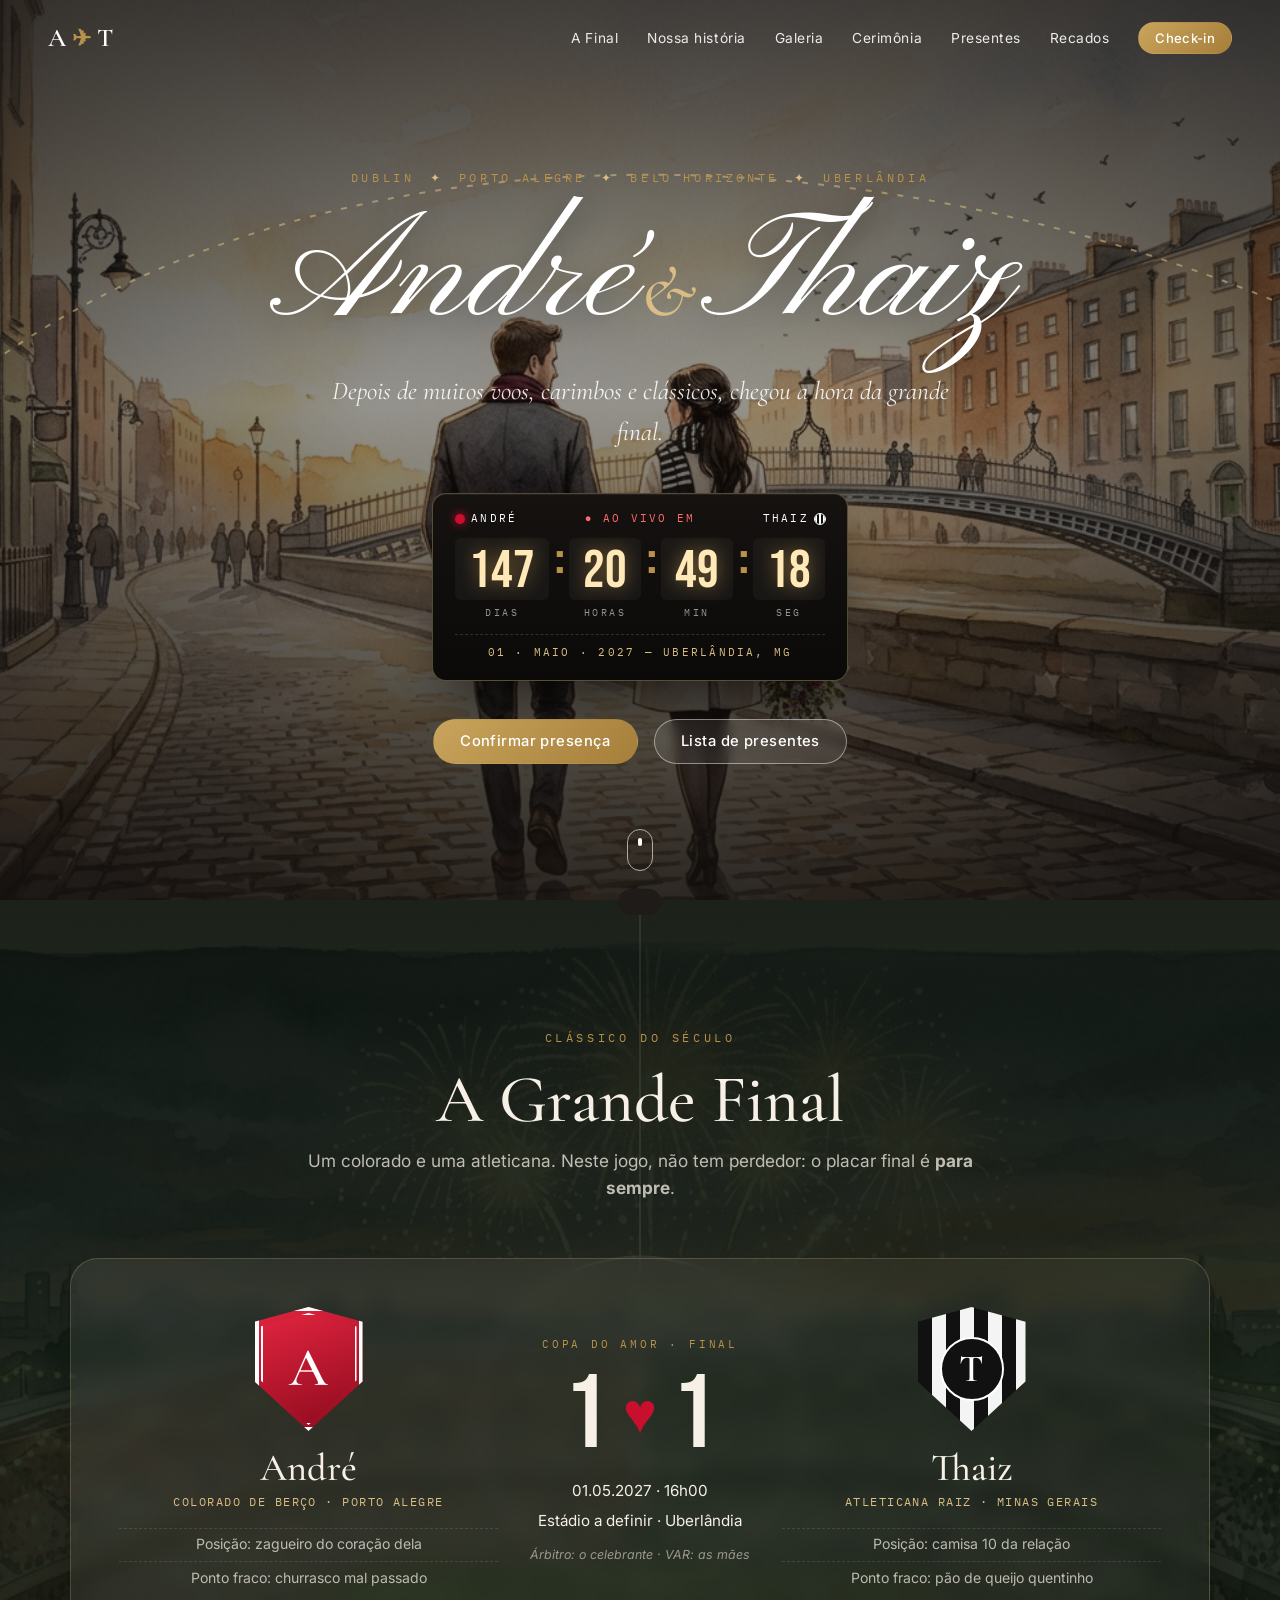
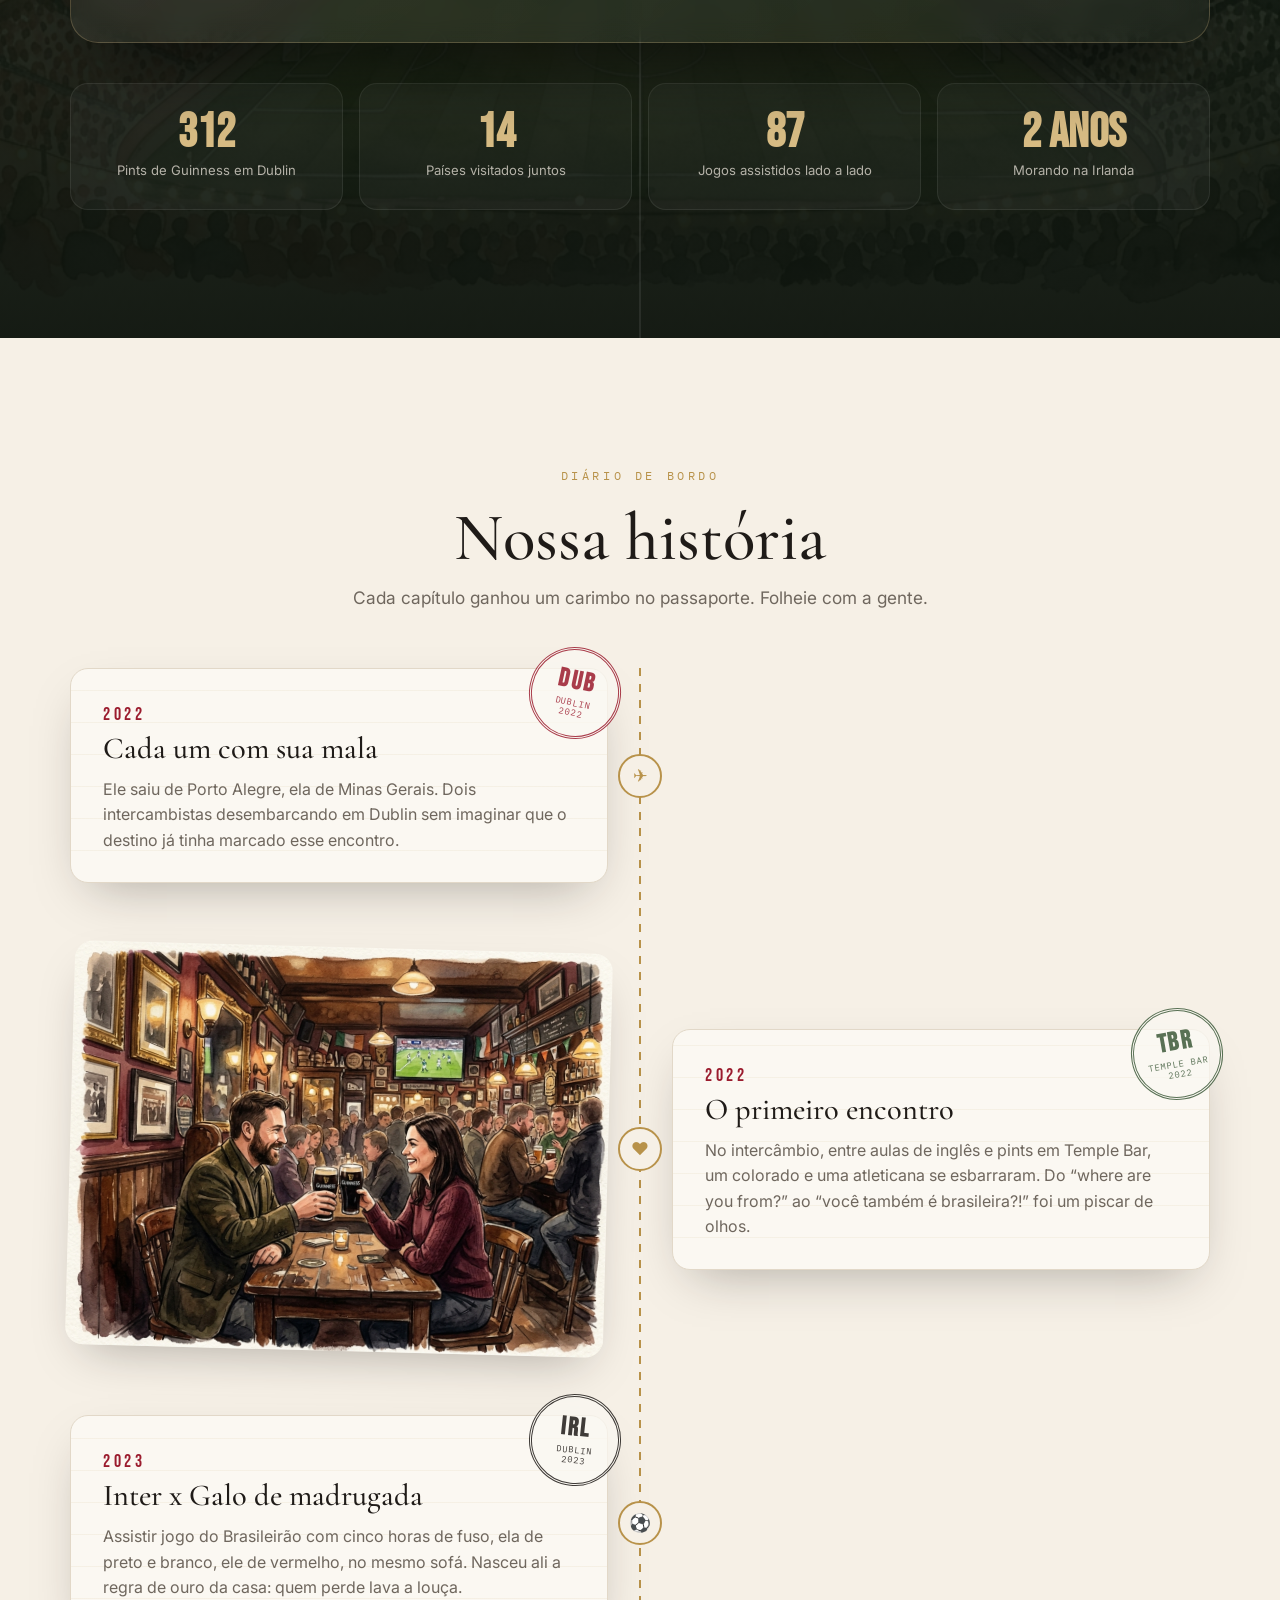
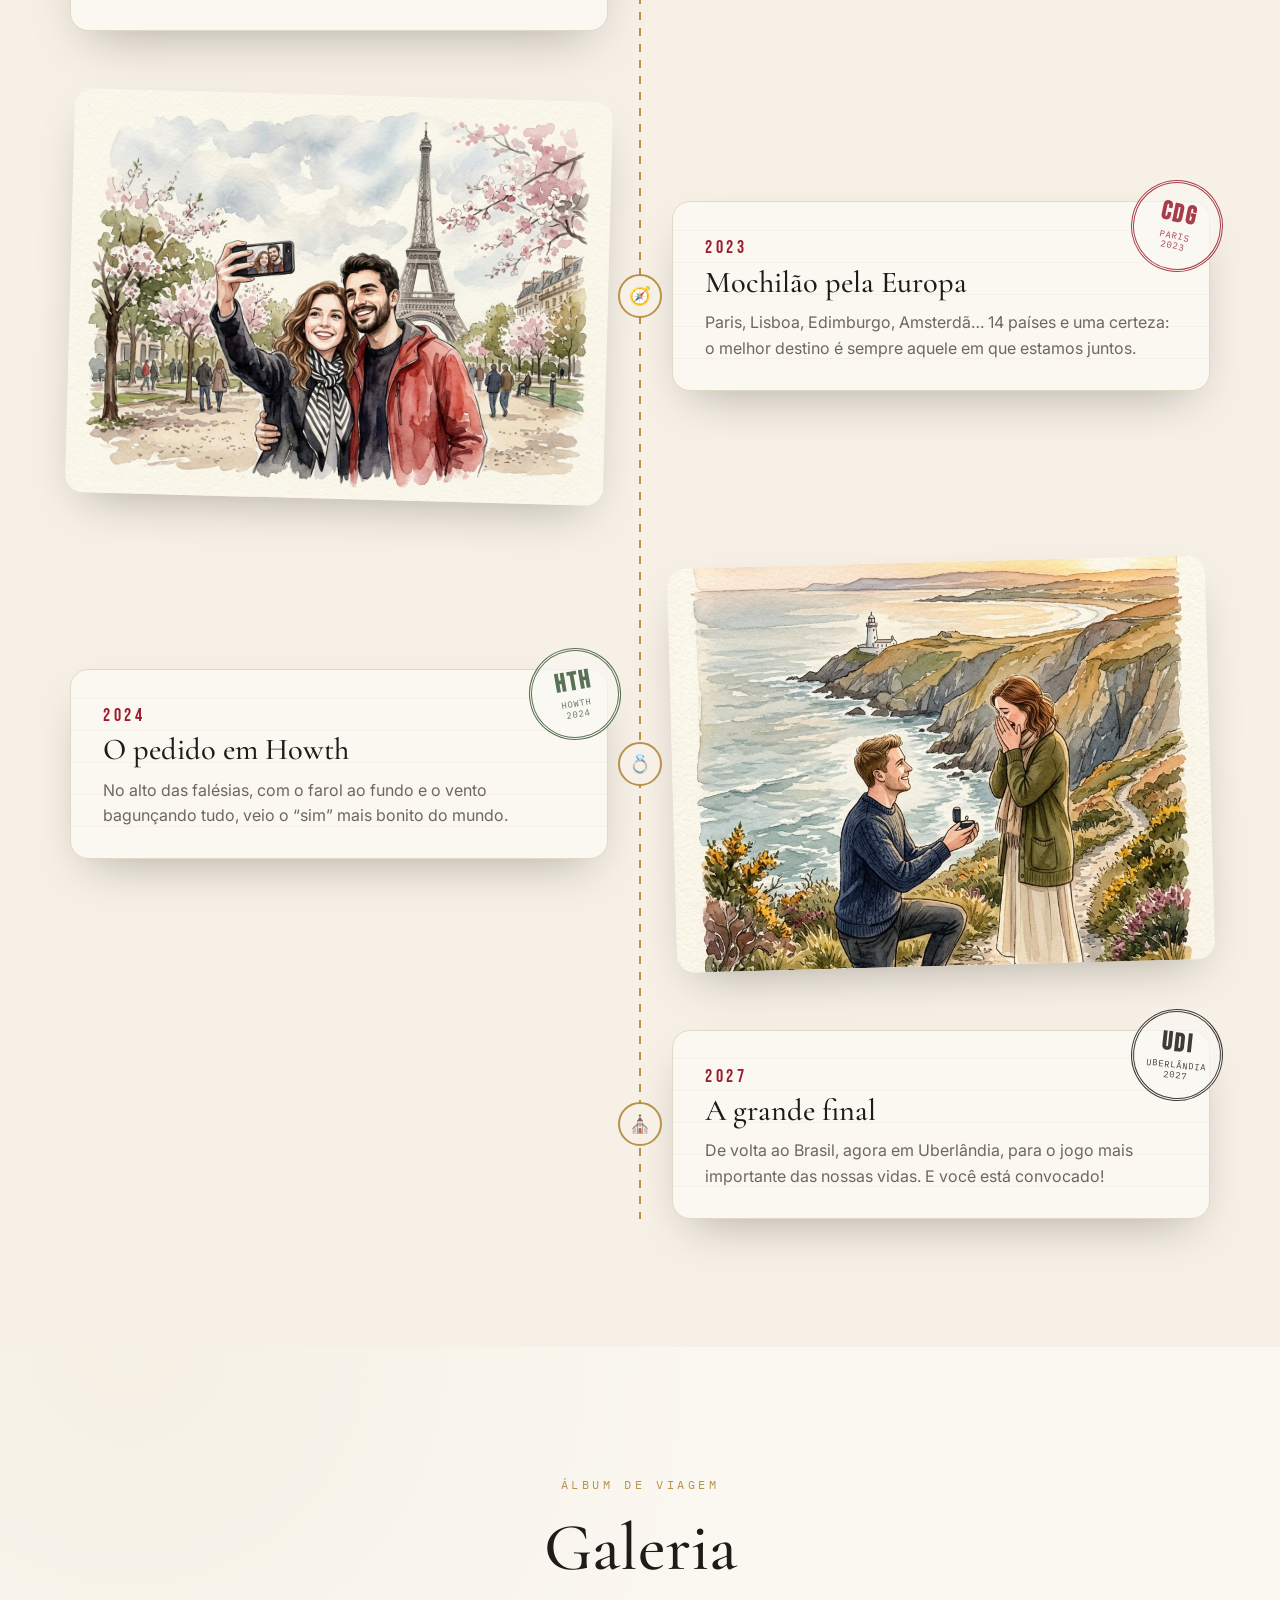
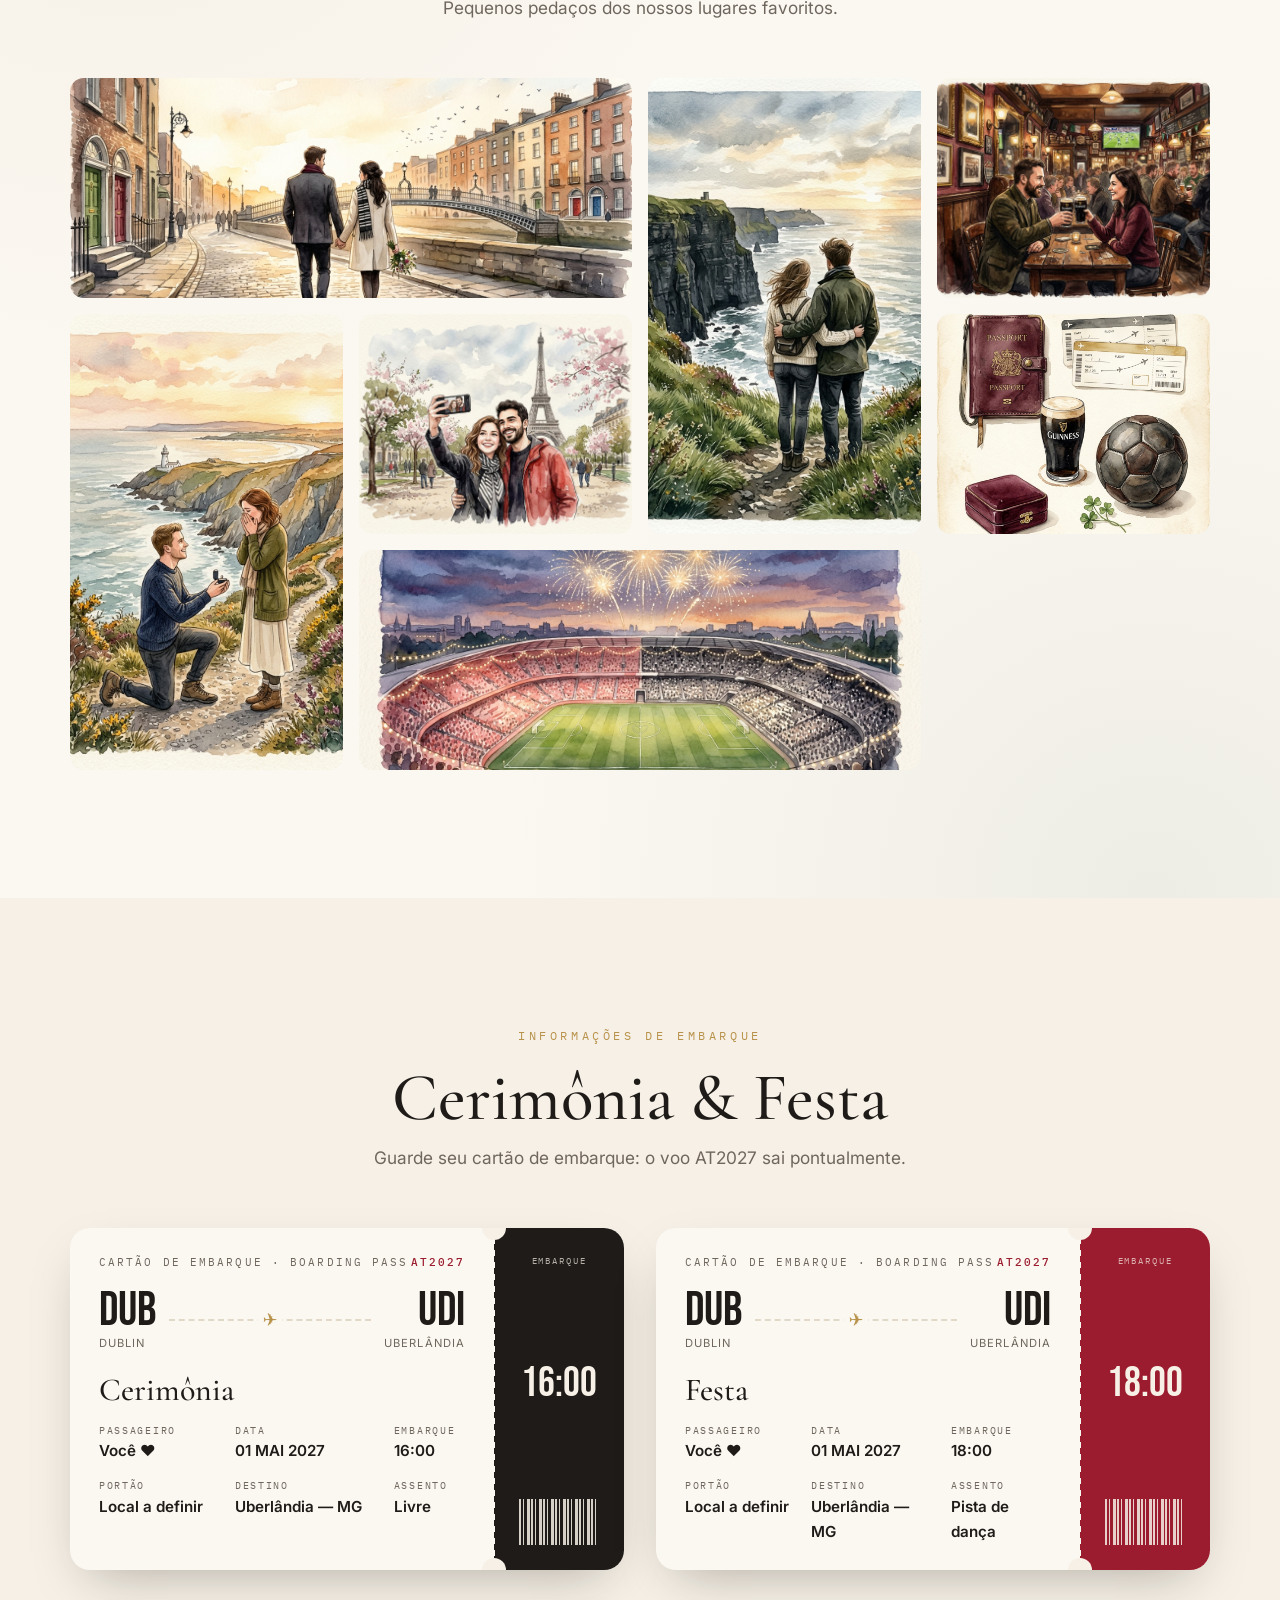
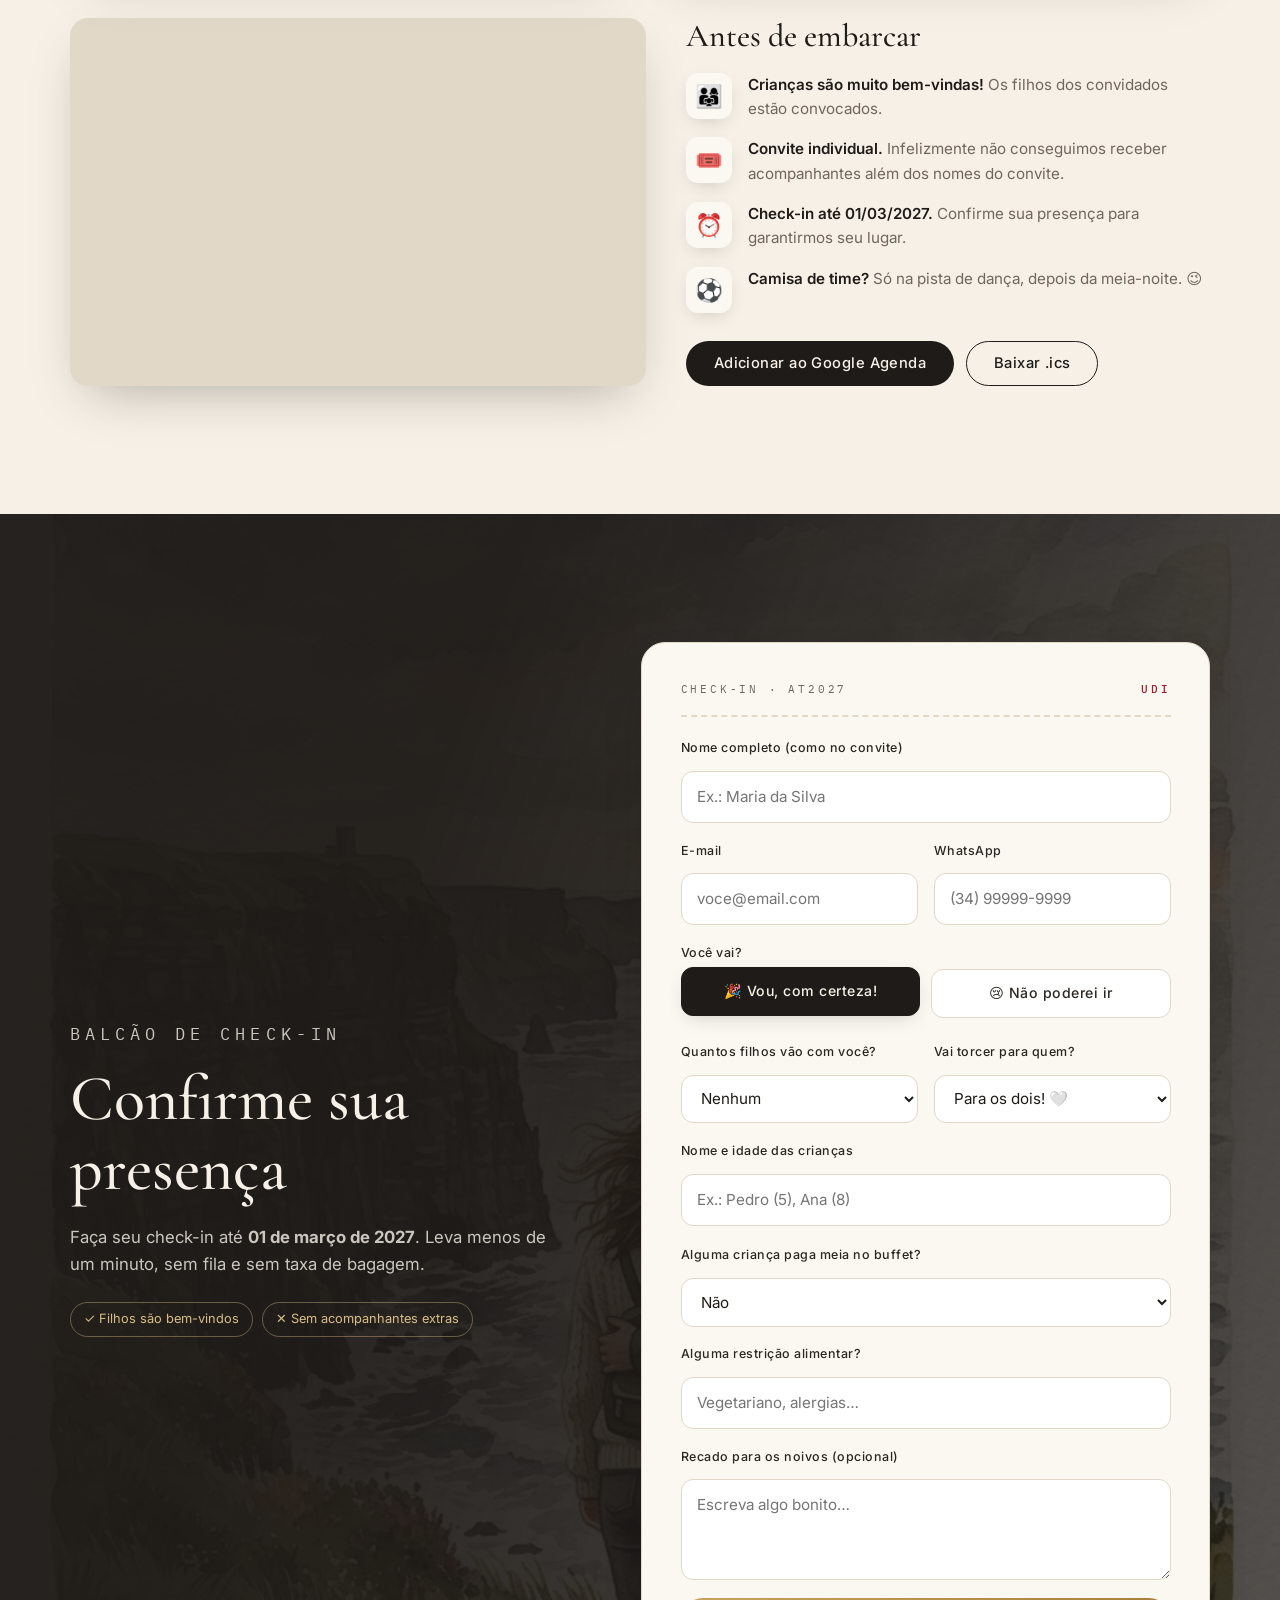
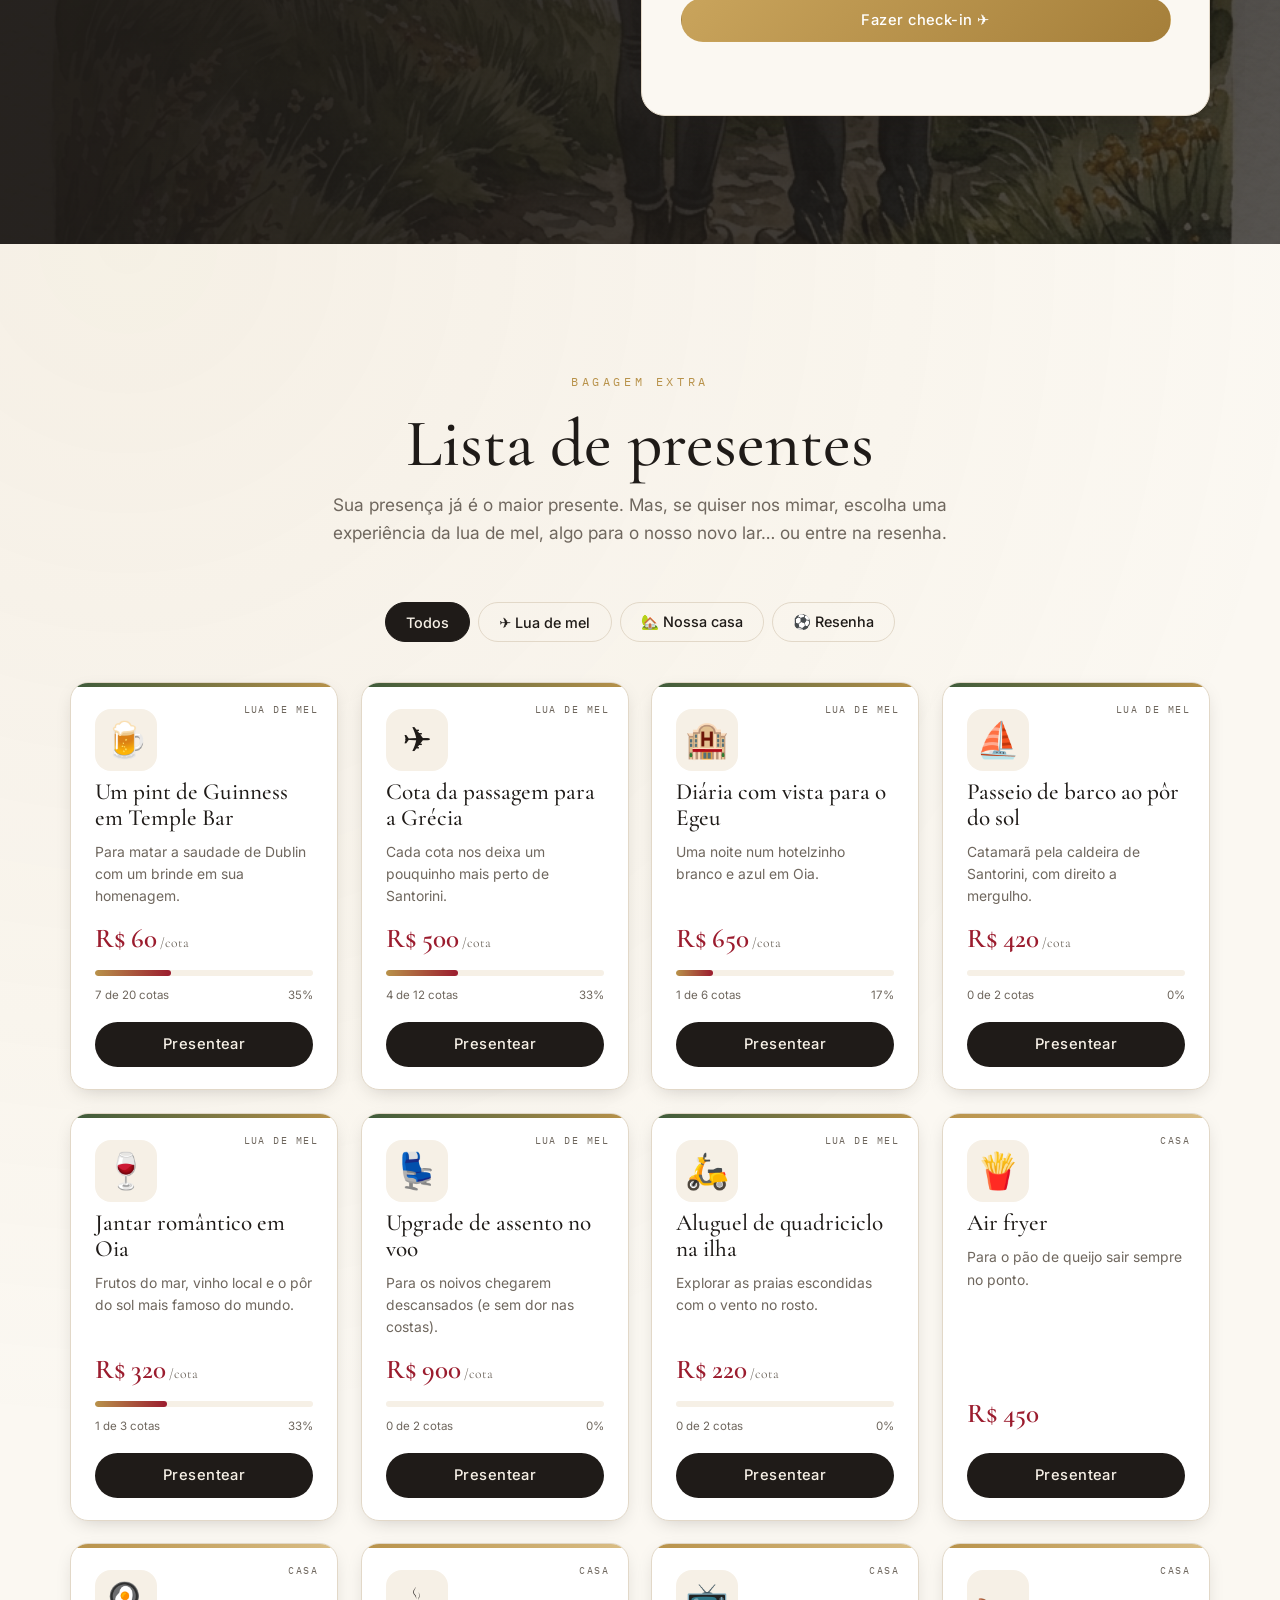
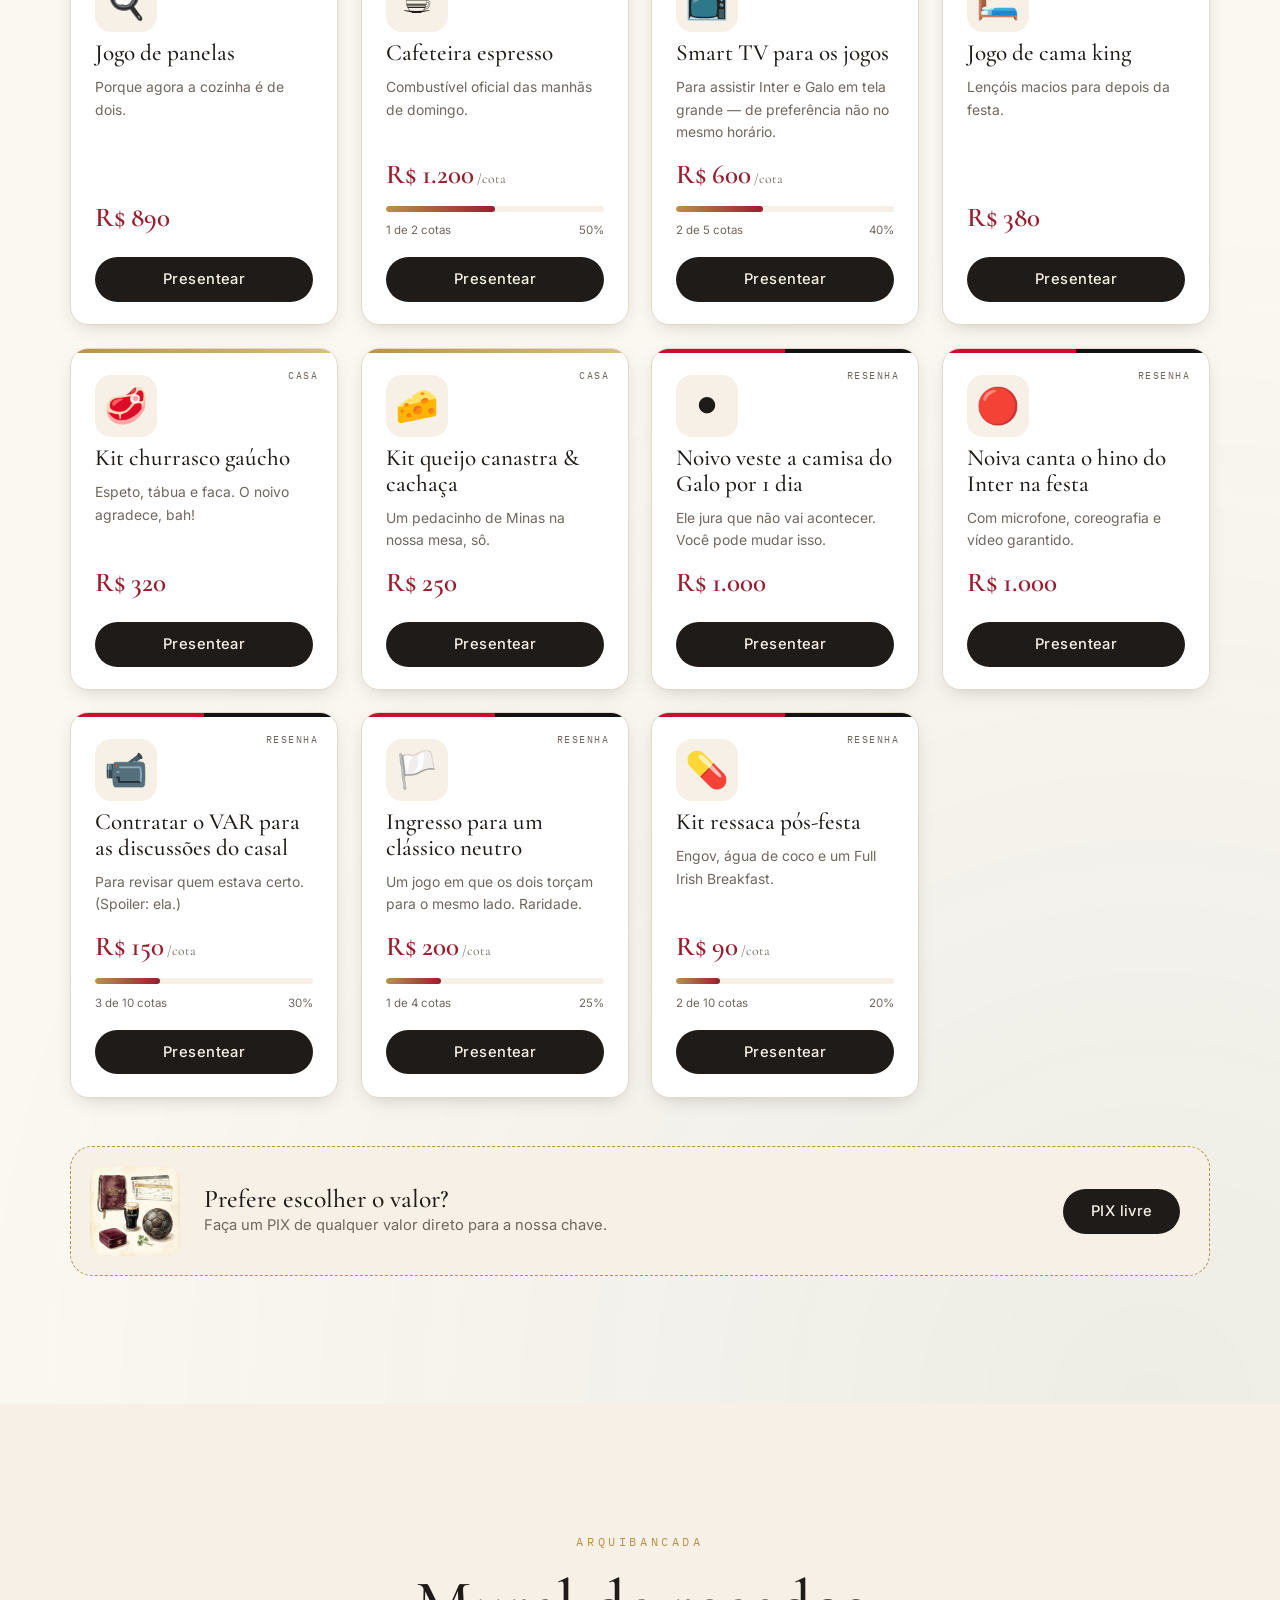
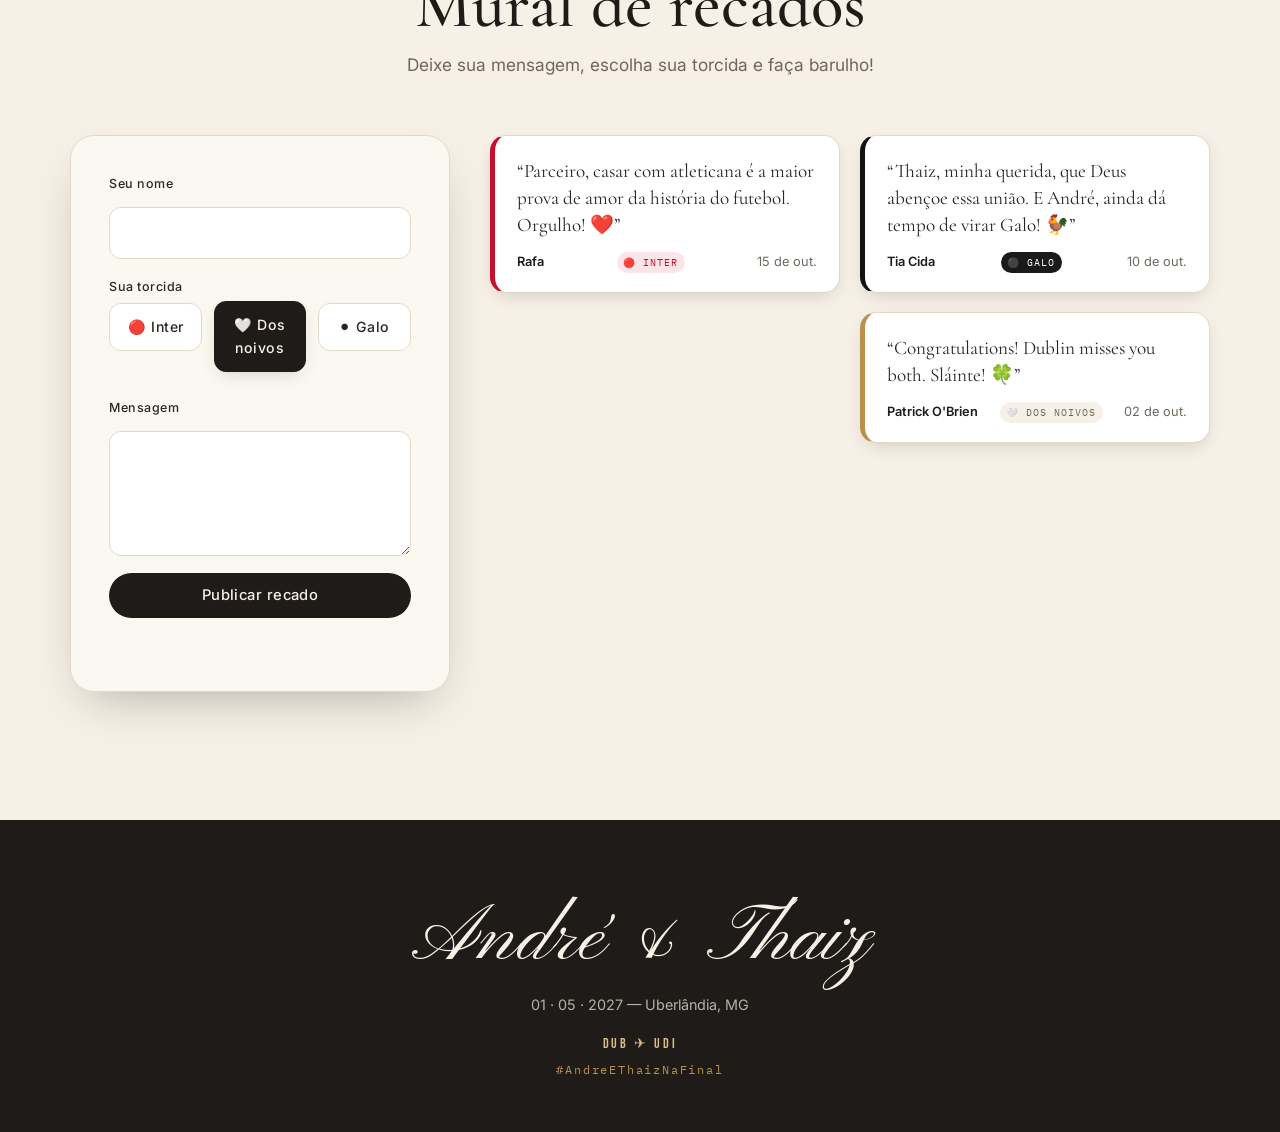
<file: index.html>
<!doctype html>
<html lang="pt-BR">
<head>
  <meta charset="utf-8" />
  <meta name="viewport" content="width=device-width, initial-scale=1" />
  <title>André & Thaiz · 01.05.2027 · De Dublin para o altar</title>
  <meta name="description" content="Convite de casamento de André e Thaiz — 1º de maio de 2027, em Uberlândia-MG. Confirme sua presença, conheça nossa história e veja a lista de presentes." />
  <meta property="og:title" content="André & Thaiz — A Grande Final" />
  <meta property="og:description" content="Você está convocado! 01.05.2027 · Uberlândia — MG" />
  <meta property="og:image" content="assets/img/hero.jpg" />
  <meta name="theme-color" content="#1f1b18" />
  <link rel="preconnect" href="https://fonts.googleapis.com" />
  <link rel="preconnect" href="https://fonts.gstatic.com" crossorigin />
  <link href="https://fonts.googleapis.com/css2?family=Bebas+Neue&family=Cormorant+Garamond:ital,wght@0,400;0,500;0,600;1,400;1,500&family=IBM+Plex+Mono:wght@400;500&family=Inter:wght@300;400;500;600&family=Pinyon+Script&display=swap" rel="stylesheet" />
  <link rel="preload" as="image" href="assets/img/hero.jpg" fetchpriority="high" />
  <link rel="stylesheet" href="css/style.css" />
</head>
<body>
  <!-- ================= NAV ================= -->
  <header class="nav" id="nav">
    <a href="#inicio" class="nav__logo" id="nav-logo" aria-label="Início">
      A<span class="nav__plane">✈</span>T
    </a>
    <button class="nav__toggle" id="nav-toggle" aria-label="Abrir menu" aria-expanded="false" aria-controls="nav-menu">
      <span></span><span></span>
    </button>
    <nav class="nav__menu" id="nav-menu">
      <a href="#final" id="nav-final">A Final</a>
      <a href="#historia" id="nav-historia">Nossa história</a>
      <a href="#galeria" id="nav-galeria">Galeria</a>
      <a href="#evento" id="nav-evento">Cerimônia</a>
      <a href="#presentes" id="nav-presentes">Presentes</a>
      <a href="#mural" id="nav-mural">Recados</a>
      <a href="#rsvp" class="btn btn--small btn--gold" id="nav-rsvp">Check-in</a>
    </nav>
  </header>

  <main>
    <!-- ================= HERO ================= -->
    <section class="hero" id="inicio">
      <div class="hero__bg" aria-hidden="true"></div>
      <svg class="hero__route" viewBox="0 0 1200 300" preserveAspectRatio="none" aria-hidden="true">
        <path id="route-path" d="M -20 250 C 300 40, 800 40, 1220 200" />
      </svg>
      <div class="hero__plane" aria-hidden="true">✈</div>

      <div class="hero__content">
        <p class="eyebrow reveal">Dublin <span class="dot">✦</span> Porto Alegre <span class="dot">✦</span> Belo Horizonte <span class="dot">✦</span> Uberlândia</p>
        <h1 class="hero__title reveal">
          <span class="script">André</span>
          <span class="amp">&</span>
          <span class="script">Thaiz</span>
        </h1>
        <p class="hero__subtitle reveal">Depois de muitos voos, carimbos e clássicos, chegou a hora da grande final.</p>

        <div class="scoreboard reveal" role="timer" aria-label="Contagem regressiva para o casamento">
          <div class="scoreboard__head">
            <span class="scoreboard__team"><i class="dot-inter"></i>ANDRÉ</span>
            <span class="scoreboard__live">● AO VIVO EM</span>
            <span class="scoreboard__team">THAIZ<i class="dot-galo"></i></span>
          </div>
          <div class="scoreboard__digits">
            <div class="cd"><span id="cd-dias">000</span><small>dias</small></div>
            <b>:</b>
            <div class="cd"><span id="cd-horas">00</span><small>horas</small></div>
            <b>:</b>
            <div class="cd"><span id="cd-min">00</span><small>min</small></div>
            <b>:</b>
            <div class="cd"><span id="cd-seg">00</span><small>seg</small></div>
          </div>
          <div class="scoreboard__foot">01 · MAIO · 2027 — UBERLÂNDIA, MG</div>
        </div>

        <div class="hero__cta reveal">
          <a href="#rsvp" class="btn btn--gold" id="hero-rsvp">Confirmar presença</a>
          <a href="#presentes" class="btn btn--ghost" id="hero-presentes">Lista de presentes</a>
        </div>
      </div>
      <a href="#final" class="hero__scroll" id="hero-scroll" aria-label="Rolar para baixo"><span></span></a>
    </section>

    <!-- ================= A GRANDE FINAL ================= -->
    <section class="final section" id="final">
      <div class="final__bg" aria-hidden="true"></div>
      <div class="container">
        <header class="section__head section__head--light reveal">
          <p class="eyebrow">Clássico do século</p>
          <h2>A Grande Final</h2>
          <p class="section__lead">Um colorado e uma atleticana. Neste jogo, não tem perdedor: o placar final é <strong>para sempre</strong>.</p>
        </header>

        <article class="match reveal" aria-label="Ficha do jogo">
          <div class="match__team match__team--inter">
            <div class="crest crest--inter"><span>A</span></div>
            <h3>André</h3>
            <p>Colorado de berço · Porto Alegre</p>
            <ul class="match__facts">
              <li>Posição: zagueiro do coração dela</li>
              <li>Ponto fraco: churrasco mal passado</li>
            </ul>
          </div>

          <div class="match__center">
            <span class="match__comp">Copa do Amor · Final</span>
            <div class="match__score">
              <span>1</span><i>♥</i><span>1</span>
            </div>
            <span class="match__info">01.05.2027 · 16h00</span>
            <span class="match__info">Estádio a definir · Uberlândia</span>
            <span class="match__ref">Árbitro: o celebrante · VAR: as mães</span>
          </div>

          <div class="match__team match__team--galo">
            <div class="crest crest--galo"><span>T</span></div>
            <h3>Thaiz</h3>
            <p>Atleticana raiz · Minas Gerais</p>
            <ul class="match__facts">
              <li>Posição: camisa 10 da relação</li>
              <li>Ponto fraco: pão de queijo quentinho</li>
            </ul>
          </div>
        </article>

        <div class="stats" id="stats"></div>
      </div>
    </section>

    <!-- ================= NOSSA HISTÓRIA ================= -->
    <section class="historia section" id="historia">
      <div class="container">
        <header class="section__head reveal">
          <p class="eyebrow">Diário de bordo</p>
          <h2>Nossa história</h2>
          <p class="section__lead">Cada capítulo ganhou um carimbo no passaporte. Folheie com a gente.</p>
        </header>
        <ol class="timeline" id="timeline"></ol>
      </div>
    </section>

    <!-- ================= GALERIA ================= -->
    <section class="galeria section section--paper" id="galeria">
      <div class="container">
        <header class="section__head reveal">
          <p class="eyebrow">Álbum de viagem</p>
          <h2>Galeria</h2>
          <p class="section__lead">Pequenos pedaços dos nossos lugares favoritos.</p>
        </header>
        <div class="gallery" id="gallery"></div>
      </div>
    </section>

    <!-- ================= EVENTO ================= -->
    <section class="evento section" id="evento">
      <div class="container">
        <header class="section__head reveal">
          <p class="eyebrow">Informações de embarque</p>
          <h2>Cerimônia & Festa</h2>
          <p class="section__lead">Guarde seu cartão de embarque: o voo AT2027 sai pontualmente.</p>
        </header>

        <div class="passes" id="passes"></div>

        <div class="evento__extra reveal">
          <div class="map">
            <iframe id="map-frame" title="Mapa do local" loading="lazy" referrerpolicy="no-referrer-when-downgrade"></iframe>
          </div>
          <div class="evento__notes">
            <h3>Antes de embarcar</h3>
            <ul class="notes">
              <li><span>👨‍👩‍👧</span><div><strong>Crianças são muito bem-vindas!</strong> Os filhos dos convidados estão convocados.</div></li>
              <li><span>🎟️</span><div><strong>Convite individual.</strong> Infelizmente não conseguimos receber acompanhantes além dos nomes do convite.</div></li>
              <li><span>⏰</span><div><strong>Check-in até 01/03/2027.</strong> Confirme sua presença para garantirmos seu lugar.</div></li>
              <li><span>⚽</span><div><strong>Camisa de time?</strong> Só na pista de dança, depois da meia-noite. 😉</div></li>
            </ul>
            <div class="evento__btns">
              <a class="btn btn--dark" id="btn-gcal" target="_blank" rel="noopener">Adicionar ao Google Agenda</a>
              <button class="btn btn--outline" id="btn-ics" type="button">Baixar .ics</button>
            </div>
          </div>
        </div>
      </div>
    </section>

    <!-- ================= RSVP ================= -->
    <section class="rsvp section" id="rsvp">
      <div class="rsvp__bg" aria-hidden="true"></div>
      <div class="container rsvp__wrap">
        <div class="rsvp__intro reveal">
          <p class="eyebrow">Balcão de check-in</p>
          <h2>Confirme sua presença</h2>
          <p>Faça seu check-in até <strong>01 de março de 2027</strong>. Leva menos de um minuto, sem fila e sem taxa de bagagem.</p>
          <div class="rsvp__tags">
            <span>✓ Filhos são bem-vindos</span>
            <span>✕ Sem acompanhantes extras</span>
          </div>
        </div>

        <form class="card form reveal" id="rsvp-form" novalidate>
          <div class="form__ticket">
            <span>CHECK-IN · AT2027</span><span>UDI</span>
          </div>
          <div class="field">
            <label for="rsvp-nome">Nome completo (como no convite)</label>
            <input id="rsvp-nome" name="nome" required autocomplete="name" placeholder="Ex.: Maria da Silva" />
          </div>
          <div class="field-row">
            <div class="field">
              <label for="rsvp-email">E-mail</label>
              <input id="rsvp-email" name="email" type="email" autocomplete="email" placeholder="voce@email.com" />
            </div>
            <div class="field">
              <label for="rsvp-tel">WhatsApp</label>
              <input id="rsvp-tel" name="telefone" type="tel" autocomplete="tel" placeholder="(34) 99999-9999" />
            </div>
          </div>

          <fieldset class="field">
            <legend>Você vai?</legend>
            <div class="choice">
              <label class="choice__opt"><input type="radio" name="presenca" value="sim" required checked /><span>🎉 Vou, com certeza!</span></label>
              <label class="choice__opt"><input type="radio" name="presenca" value="nao" /><span>😢 Não poderei ir</span></label>
            </div>
          </fieldset>

          <div class="if-sim">
            <div class="field-row">
              <div class="field">
                <label for="rsvp-filhos">Quantos filhos vão com você?</label>
                <select id="rsvp-filhos" name="filhos">
                  <option value="0">Nenhum</option>
                  <option value="1">1</option><option value="2">2</option>
                  <option value="3">3</option><option value="4">4</option>
                </select>
              </div>
              <div class="field">
                <label for="rsvp-time">Vai torcer para quem?</label>
                <select id="rsvp-time" name="time">
                  <option value="neutro">Para os dois! 🤍</option>
                  <option value="inter">Time do noivo 🔴</option>
                  <option value="galo">Time da noiva ⚫</option>
                </select>
              </div>
            </div>
            <div class="field" id="idades-wrap" hidden>
              <label for="rsvp-idades">Nome e idade das crianças</label>
              <input id="rsvp-idades" name="criancas" placeholder="Ex.: Pedro (5), Ana (8)" />
              <label for="rsvp-meia" style="margin-top:.8rem">Alguma criança paga meia no buffet?</label>
              <select id="rsvp-meia" name="criancaMeia">
                <option value="nao">Não</option>
                <option value="sim">Sim</option>
              </select>
            </div>
            <div class="field">
              <label for="rsvp-restricao">Alguma restrição alimentar?</label>
              <input id="rsvp-restricao" name="restricao" placeholder="Vegetariano, alergias…" />
            </div>
          </div>

          <div class="field">
            <label for="rsvp-msg">Recado para os noivos (opcional)</label>
            <textarea id="rsvp-msg" name="mensagem" rows="3" placeholder="Escreva algo bonito…"></textarea>
          </div>

          <button class="btn btn--gold btn--block" id="rsvp-submit" type="submit">Fazer check-in ✈</button>
          <p class="form__status" id="rsvp-status" role="status" aria-live="polite"></p>
        </form>
      </div>
    </section>

    <!-- ================= PRESENTES ================= -->
    <section class="presentes section section--paper" id="presentes">
      <div class="container">
        <header class="section__head reveal">
          <p class="eyebrow">Bagagem extra</p>
          <h2>Lista de presentes</h2>
          <p class="section__lead">Sua presença já é o maior presente. Mas, se quiser nos mimar, escolha uma experiência da lua de mel, algo para o nosso novo lar… ou entre na resenha.</p>
        </header>

        <div class="tabs reveal" role="tablist" aria-label="Categorias de presentes">
          <button role="tab" class="tab is-active" data-cat="todos" id="tab-todos" aria-selected="true">Todos</button>
          <button role="tab" class="tab" data-cat="lua" id="tab-lua" aria-selected="false">✈️ Lua de mel</button>
          <button role="tab" class="tab" data-cat="casa" id="tab-casa" aria-selected="false">🏡 Nossa casa</button>
          <button role="tab" class="tab" data-cat="resenha" id="tab-resenha" aria-selected="false">⚽ Resenha</button>
        </div>

        <div class="gifts" id="gifts"></div>

        <aside class="gift-free reveal">
          <img src="assets/img/flatlay.jpg" alt="" loading="lazy" width="160" height="160" />
          <div>
            <h3>Prefere escolher o valor?</h3>
            <p>Faça um PIX de qualquer valor direto para a nossa chave.</p>
          </div>
          <button class="btn btn--dark" id="btn-pix-livre" type="button">PIX livre</button>
        </aside>
      </div>
    </section>

    <!-- ================= MURAL ================= -->
    <section class="mural section" id="mural">
      <div class="container">
        <header class="section__head reveal">
          <p class="eyebrow">Arquibancada</p>
          <h2>Mural de recados</h2>
          <p class="section__lead">Deixe sua mensagem, escolha sua torcida e faça barulho!</p>
        </header>

        <div class="mural__wrap">
          <form class="card form mural__form reveal" id="mural-form" novalidate>
            <div class="field">
              <label for="mural-nome">Seu nome</label>
              <input id="mural-nome" name="nome" required maxlength="60" autocomplete="name" />
            </div>
            <fieldset class="field">
              <legend>Sua torcida</legend>
              <div class="choice choice--3">
                <label class="choice__opt"><input type="radio" name="time" value="inter" /><span>🔴 Inter</span></label>
                <label class="choice__opt"><input type="radio" name="time" value="neutro" checked /><span>🤍 Dos noivos</span></label>
                <label class="choice__opt"><input type="radio" name="time" value="galo" /><span>⚫ Galo</span></label>
              </div>
            </fieldset>
            <div class="field">
              <label for="mural-msg">Mensagem</label>
              <textarea id="mural-msg" name="mensagem" rows="4" required maxlength="500"></textarea>
            </div>
            <button class="btn btn--dark btn--block" id="mural-submit" type="submit">Publicar recado</button>
            <p class="form__status" id="mural-status" role="status" aria-live="polite"></p>
          </form>

          <div class="messages" id="messages" aria-live="polite"></div>
        </div>
      </div>
    </section>
  </main>

  <!-- ================= FOOTER ================= -->
  <footer class="footer">
    <div class="footer__names script">André & Thaiz</div>
    <p>01 · 05 · 2027 — Uberlândia, MG</p>
    <p class="footer__route">DUB <span>✈</span> UDI</p>
    <p class="footer__tag">#AndreEThaizNaFinal</p>
  </footer>

  <!-- ================= DIALOGS ================= -->
  <dialog class="modal" id="gift-modal" aria-labelledby="gift-title">
    <form method="dialog" class="modal__close-form"><button class="modal__close" id="gift-close" aria-label="Fechar">×</button></form>
    <div class="modal__body">
      <div class="modal__icon" id="gift-icon">🎁</div>
      <h3 id="gift-title">Presente</h3>
      <p class="modal__price" id="gift-price"></p>

      <div class="field" id="gift-valor-wrap" hidden>
        <label for="gift-valor">Valor do PIX (R$)</label>
        <input id="gift-valor" type="number" min="1" step="1" value="100" inputmode="numeric" />
      </div>

      <div class="paytabs" role="tablist">
        <button class="paytab is-active" data-pay="pix" id="paytab-pix" role="tab" aria-selected="true">PIX</button>
        <button class="paytab" data-pay="link" id="paytab-link" role="tab" aria-selected="false">Cartão / Link</button>
      </div>

      <div class="pay pay--pix" id="pay-pix">
        <img id="pix-qr" alt="QR Code PIX" width="200" height="200" />
        <label class="sr-only" for="pix-code">PIX copia e cola</label>
        <div class="copy">
          <input id="pix-code" readonly />
          <button class="btn btn--small btn--dark" id="pix-copy" type="button">Copiar</button>
        </div>
        <p class="muted small">Chave: <span id="pix-key"></span></p>
      </div>
      <div class="pay pay--link" id="pay-link" hidden>
        <p>Pague com cartão de crédito (em até 12x) pela página segura do Mercado Pago.</p>
        <a class="btn btn--gold" id="pay-link-btn" target="_blank" rel="noopener">Ir para o pagamento</a>
      </div>

      <form class="gift-confirm" id="gift-form">
        <p class="small muted">Depois de pagar, deixe seu nome para sabermos a quem agradecer 💛</p>
        <input id="gift-nome" name="nome" required placeholder="Seu nome" autocomplete="name" />
        <textarea id="gift-msg" name="mensagem" rows="2" placeholder="Mensagem (opcional)"></textarea>
        <button class="btn btn--dark btn--block" id="gift-confirm-btn" type="submit">Já presenteei!</button>
        <p class="form__status" id="gift-status" role="status" aria-live="polite"></p>
      </form>
    </div>
  </dialog>

  <dialog class="lightbox" id="lightbox" aria-label="Foto ampliada">
    <form method="dialog"><button class="modal__close modal__close--light" id="lightbox-close" aria-label="Fechar">×</button></form>
    <button class="lightbox__nav lightbox__nav--prev" id="lb-prev" aria-label="Anterior">‹</button>
    <figure>
      <img id="lightbox-img" alt="" />
      <figcaption id="lightbox-cap"></figcaption>
    </figure>
    <button class="lightbox__nav lightbox__nav--next" id="lb-next" aria-label="Próxima">›</button>
  </dialog>

  <div class="toast" id="toast" role="status" aria-live="polite"></div>

  <script src="js/config.js"></script>
  <script src="js/main.js"></script>
</body>
</html>
</file>
<file: css/style.css>
/* =========================================================
   André & Thaiz — Design system
   Paleta: vinho (Inter), grafite/preto-e-branco (Galo),
   verde-musgo (Irlanda), dourado, creme
   ========================================================= */
:root {
  --cream: #f6f0e6;
  --paper: #fbf8f2;
  --ink: #1f1b18;
  --ink-2: #2b2622;
  --muted: #6f675e;
  --line: #e2d8c8;
  --wine: #9b1c2e;
  --inter: #c8102e;
  --galo: #121212;
  --moss: #3d5a3a;
  --moss-dark: #1d2b1c;
  --gold: #b8924a;
  --gold-light: #d9bd85;

  --f-display: "Cormorant Garamond", Georgia, serif;
  --f-script: "Pinyon Script", cursive;
  --f-sport: "Bebas Neue", Impact, sans-serif;
  --f-mono: "IBM Plex Mono", ui-monospace, monospace;
  --f-body: "Inter", system-ui, sans-serif;

  --radius: 18px;
  --shadow: 0 20px 50px -20px rgba(31, 27, 24, .35);
  --shadow-sm: 0 6px 20px -8px rgba(31, 27, 24, .25);
  --ease: cubic-bezier(.22, .9, .3, 1);
}

*, *::before, *::after { box-sizing: border-box; }
html { scroll-behavior: smooth; scroll-padding-top: 80px; }
body {
  margin: 0;
  font-family: var(--f-body);
  font-weight: 400;
  color: var(--ink);
  background: var(--cream);
  line-height: 1.6;
  -webkit-font-smoothing: antialiased;
  overflow-x: hidden;
}
img { max-width: 100%; display: block; }
a { color: inherit; }
h1, h2, h3 { font-family: var(--f-display); font-weight: 500; line-height: 1.1; margin: 0; }
p { margin: 0 0 1em; }
.script { font-family: var(--f-script); font-weight: 400; }
.muted { color: var(--muted); }
.small { font-size: .85rem; }
.sr-only { position: absolute; width: 1px; height: 1px; overflow: hidden; clip: rect(0 0 0 0); white-space: nowrap; }

.container { width: min(1140px, 100% - 2.5rem); margin-inline: auto; position: relative; }
.section { padding: clamp(5rem, 10vw, 8rem) 0; position: relative; }
.section--paper {
  background:
    radial-gradient(circle at 10% 0%, rgba(184,146,74,.08), transparent 40%),
    radial-gradient(circle at 90% 100%, rgba(61,90,58,.07), transparent 40%),
    var(--paper);
}
.section__head { text-align: center; max-width: 680px; margin: 0 auto 3.5rem; }
.section__head h2 { font-size: clamp(2.6rem, 6vw, 4.2rem); margin-bottom: .6rem; }
.section__lead { color: var(--muted); font-size: 1.08rem; }
.section__head--light h2, .section__head--light .section__lead { color: var(--cream); }
.section__head--light .section__lead { color: rgba(246,240,230,.75); }

.eyebrow {
  font-family: var(--f-mono);
  font-size: .75rem;
  letter-spacing: .3em;
  text-transform: uppercase;
  color: var(--gold);
  margin-bottom: 1rem;
}
.eyebrow .dot { color: var(--gold-light); margin: 0 .4em; }

/* ---------- Buttons ---------- */
.btn {
  --bg: var(--ink); --fg: var(--cream);
  display: inline-flex; align-items: center; justify-content: center; gap: .5em;
  padding: .95em 1.8em;
  border-radius: 999px;
  border: 1.5px solid transparent;
  background: var(--bg); color: var(--fg);
  font: 500 .92rem/1 var(--f-body);
  letter-spacing: .03em;
  text-decoration: none;
  cursor: pointer;
  transition: transform .3s var(--ease), box-shadow .3s var(--ease), background .3s, color .3s;
}
.btn:hover { transform: translateY(-2px); box-shadow: var(--shadow-sm); }
.btn:active { transform: translateY(0); }
.btn--gold { --bg: linear-gradient(135deg, #c9a45c, #a57f3a); background: var(--bg); --fg: #fff; }
.btn--gold:hover { box-shadow: 0 10px 30px -10px rgba(184,146,74,.8); }
.btn--ghost { background: rgba(255,255,255,.08); color: #fff; border-color: rgba(255,255,255,.45); backdrop-filter: blur(6px); }
.btn--ghost:hover { background: rgba(255,255,255,.18); }
.btn--dark { --bg: var(--ink); }
.btn--outline { background: transparent; color: var(--ink); border-color: var(--ink); }
.btn--outline:hover { background: var(--ink); color: var(--cream); }
.btn--small { padding: .65em 1.2em; font-size: .82rem; }
.btn--block { width: 100%; }
.btn:disabled { opacity: .6; cursor: progress; transform: none; }

/* ---------- Nav ---------- */
.nav {
  position: fixed; inset: 0 0 auto 0; z-index: 50;
  display: flex; align-items: center; justify-content: space-between;
  padding: 1.1rem clamp(1.2rem, 4vw, 3rem);
  color: #fff;
  transition: background .4s, padding .4s, color .4s, box-shadow .4s;
}
.nav.is-scrolled {
  background: rgba(251, 248, 242, .82);
  backdrop-filter: blur(14px) saturate(1.4);
  -webkit-backdrop-filter: blur(14px) saturate(1.4);
  color: var(--ink);
  padding-block: .7rem;
  box-shadow: 0 1px 0 var(--line);
}
.nav__logo { font-family: var(--f-display); font-size: 1.6rem; font-weight: 600; text-decoration: none; letter-spacing: .05em; }
.nav__plane { display: inline-block; color: var(--gold); margin: 0 .2em; font-size: .9em; transition: transform .6s var(--ease); }
.nav__logo:hover .nav__plane { transform: translateX(4px) rotate(-12deg); }
.nav__menu { display: flex; align-items: center; gap: 1.8rem; }
.nav__menu a:not(.btn) {
  font-size: .86rem; text-decoration: none; letter-spacing: .04em; position: relative; opacity: .9;
}
.nav__menu a:not(.btn)::after {
  content: ""; position: absolute; left: 0; bottom: -4px; height: 1.5px; width: 100%;
  background: var(--gold); transform: scaleX(0); transform-origin: right; transition: transform .35s var(--ease);
}
.nav__menu a:not(.btn):hover::after, .nav__menu a.is-active::after { transform: scaleX(1); transform-origin: left; }
.nav__toggle { display: none; background: none; border: 0; width: 40px; height: 40px; cursor: pointer; position: relative; }
.nav__toggle span { position: absolute; left: 9px; right: 9px; height: 2px; background: currentColor; transition: transform .3s, top .3s; color: inherit; }
.nav__toggle span:first-child { top: 15px; }
.nav__toggle span:last-child { top: 23px; }
.nav.is-open .nav__toggle span:first-child { top: 19px; transform: rotate(45deg); }
.nav.is-open .nav__toggle span:last-child { top: 19px; transform: rotate(-45deg); }

/* ---------- Hero ---------- */
.hero {
  position: relative; min-height: 100svh;
  display: grid; place-items: center;
  padding: 7rem 1.2rem 5rem;
  color: #fff; text-align: center; overflow: hidden;
  isolation: isolate;
}
.hero__bg {
  position: absolute; inset: -5%; z-index: -2;
  background: url("../assets/img/hero.jpg") center 60% / cover no-repeat;
  animation: kenburns 30s ease-in-out infinite alternate;
}
.hero::before {
  content: ""; position: absolute; inset: 0; z-index: -1;
  background:
    linear-gradient(180deg, rgba(20,16,13,.72) 0%, rgba(20,16,13,.45) 45%, rgba(20,16,13,.85) 100%),
    radial-gradient(ellipse at center, transparent 30%, rgba(20,16,13,.5) 100%);
}
@keyframes kenburns { from { transform: scale(1); } to { transform: scale(1.08) translateY(-1.5%); } }

.hero__route { position: absolute; inset: 8% 0 auto; width: 100%; height: 40%; z-index: -1; pointer-events: none; }
.hero__route path { fill: none; stroke: rgba(217,189,133,.55); stroke-width: 2; stroke-dasharray: 6 10; vector-effect: non-scaling-stroke; }
.hero__plane {
  position: absolute; top: 0; left: 0; z-index: -1;
  font-size: 1.8rem; color: var(--gold-light);
  offset-path: path("M -20 250 C 300 40, 800 40, 1220 200");
  offset-rotate: auto;
  animation: fly 14s linear infinite;
  filter: drop-shadow(0 4px 10px rgba(0,0,0,.4));
  opacity: 0;
}
@supports (offset-path: path("M0 0")) { .hero__plane { opacity: 1; } }
@keyframes fly { from { offset-distance: 0%; } to { offset-distance: 100%; } }

.hero__content { max-width: 900px; }
.hero__title { display: flex; flex-wrap: wrap; align-items: baseline; justify-content: center; gap: 0 .25em; margin-bottom: 1rem; }
.hero__title .script { font-size: clamp(4.2rem, 13vw, 9.5rem); line-height: 1; text-shadow: 0 6px 30px rgba(0,0,0,.35); }
.hero__title .amp { font-family: var(--f-display); font-style: italic; font-size: clamp(2.5rem, 6vw, 4.5rem); color: var(--gold-light); }
.hero__subtitle { font-family: var(--f-display); font-style: italic; font-size: clamp(1.2rem, 2.4vw, 1.6rem); color: rgba(255,255,255,.88); max-width: 620px; margin: 0 auto 2.5rem; }

/* Scoreboard countdown */
.scoreboard {
  display: inline-block;
  background: linear-gradient(180deg, #151210, #0b0a09);
  border: 1px solid rgba(217,189,133,.35);
  border-radius: 14px;
  padding: 1rem 1.4rem 1.1rem;
  box-shadow: 0 30px 60px -20px rgba(0,0,0,.7), inset 0 1px 0 rgba(255,255,255,.06);
  margin-bottom: 2.4rem;
}
.scoreboard__head, .scoreboard__foot {
  display: flex; justify-content: space-between; align-items: center; gap: 1.5rem;
  font-family: var(--f-mono); font-size: .7rem; letter-spacing: .2em; color: rgba(255,255,255,.7);
}
.scoreboard__head { margin-bottom: .6rem; }
.scoreboard__team { display: inline-flex; align-items: center; gap: .5em; color: #fff; }
.scoreboard__live { color: #ff6b6b; animation: blink 1.6s infinite; }
@keyframes blink { 50% { opacity: .35; } }
.dot-inter, .dot-galo { width: 10px; height: 10px; border-radius: 50%; display: inline-block; }
.dot-inter { background: var(--inter); box-shadow: 0 0 10px var(--inter); }
.dot-galo { background: repeating-linear-gradient(90deg, #fff 0 2px, #111 2px 4px); outline: 1px solid #fff; }
.scoreboard__digits { display: flex; align-items: flex-start; justify-content: center; gap: .4rem; }
.scoreboard__digits b { font-family: var(--f-sport); font-size: 2.6rem; color: var(--gold); line-height: 1.1; animation: blink 1s steps(1) infinite; }
.cd { display: flex; flex-direction: column; align-items: center; min-width: 68px; }
.cd span {
  font-family: var(--f-sport); font-size: clamp(2.4rem, 6vw, 3.4rem); line-height: 1;
  color: #ffe9b8; text-shadow: 0 0 18px rgba(255,200,100,.45);
  background: rgba(255,255,255,.04); border-radius: 6px; padding: .12em .25em .02em;
  font-variant-numeric: tabular-nums;
}
.cd span.tick { animation: tick .45s var(--ease); }
@keyframes tick { 0% { transform: translateY(-30%); opacity: 0; } 100% { transform: none; opacity: 1; } }
.cd small { font-family: var(--f-mono); font-size: .62rem; letter-spacing: .25em; text-transform: uppercase; color: rgba(255,255,255,.55); margin-top: .35rem; }
.scoreboard__foot { justify-content: center; margin-top: .8rem; padding-top: .6rem; border-top: 1px dashed rgba(255,255,255,.15); color: var(--gold-light); }

.hero__cta { display: flex; gap: 1rem; justify-content: center; flex-wrap: wrap; }
.hero__scroll { position: absolute; bottom: 1.8rem; left: 50%; translate: -50% 0; width: 26px; height: 42px; border: 1.5px solid rgba(255,255,255,.6); border-radius: 20px; }
.hero__scroll span { position: absolute; left: 50%; top: 8px; width: 4px; height: 8px; margin-left: -2px; background: #fff; border-radius: 4px; animation: scrolldot 2s infinite; }
@keyframes scrolldot { 0% { opacity: 0; transform: translateY(0); } 40% { opacity: 1; } 100% { opacity: 0; transform: translateY(14px); } }

/* ---------- A Grande Final ---------- */
.final { color: var(--cream); overflow: hidden; isolation: isolate; }
.final__bg {
  position: absolute; inset: 0; z-index: -1;
  background:
    linear-gradient(180deg, rgba(14,20,13,.94), rgba(18,28,17,.88) 50%, rgba(14,20,13,.97)),
    url("../assets/img/stadium.jpg") center / cover;
}
.final__bg::after { /* linhas do campo */
  content: ""; position: absolute; inset: 0; opacity: .08;
  background:
    radial-gradient(circle at 50% 50%, transparent 160px, #fff 161px, #fff 163px, transparent 164px),
    linear-gradient(90deg, transparent calc(50% - 1px), #fff calc(50% - 1px), #fff calc(50% + 1px), transparent calc(50% + 1px));
}
.match {
  display: grid; grid-template-columns: 1fr auto 1fr; align-items: center; gap: 2rem;
  background: linear-gradient(145deg, rgba(255,255,255,.07), rgba(255,255,255,.02));
  border: 1px solid rgba(217,189,133,.25);
  border-radius: 28px;
  padding: clamp(1.8rem, 4vw, 3rem);
  backdrop-filter: blur(10px);
  box-shadow: 0 40px 80px -30px rgba(0,0,0,.7);
}
.match__team { text-align: center; }
.match__team h3 { font-size: 2.4rem; margin: 1rem 0 .2rem; }
.match__team > p { font-family: var(--f-mono); font-size: .75rem; letter-spacing: .12em; text-transform: uppercase; color: var(--gold-light); }
.match__facts { list-style: none; padding: 0; margin: 1rem 0 0; font-size: .88rem; color: rgba(246,240,230,.72); }
.match__facts li { padding: .3rem 0; border-top: 1px dashed rgba(255,255,255,.12); }
.crest {
  width: 108px; height: 124px; margin-inline: auto;
  clip-path: polygon(50% 0, 100% 12%, 100% 60%, 50% 100%, 0 60%, 0 12%);
  display: grid; place-items: center;
  transition: transform .5s var(--ease);
  position: relative;
}
.match__team:hover .crest { transform: rotate(-4deg) scale(1.05); }
.crest span { font-family: var(--f-display); font-size: 3.4rem; font-weight: 600; color: #fff; position: relative; z-index: 1; }
.crest--inter { background: linear-gradient(160deg, #e1243f, #8f0b1e); box-shadow: inset 0 0 0 4px #fff; }
.crest--inter::before { content: ""; position: absolute; inset: 6px; clip-path: inherit; border: 2px solid #fff; background: linear-gradient(160deg, #e1243f, #8f0b1e); }
.crest--galo { background: repeating-linear-gradient(90deg, #111 0 14px, #f4f4f4 14px 28px); }
.crest--galo span { background: #111; width: 64px; height: 64px; border-radius: 50%; display: grid; place-items: center; border: 2px solid #fff; font-size: 2.4rem; }
.match__center { display: flex; flex-direction: column; align-items: center; gap: .35rem; text-align: center; }
.match__comp { font-family: var(--f-mono); font-size: .7rem; letter-spacing: .25em; text-transform: uppercase; color: var(--gold); }
.match__score { display: flex; align-items: center; gap: 1rem; font-family: var(--f-sport); font-size: clamp(4rem, 9vw, 6.5rem); line-height: 1; margin: .3rem 0; }
.match__score i { font-style: normal; font-size: .55em; color: var(--inter); animation: beat 1.4s infinite; }
@keyframes beat { 0%, 100% { transform: scale(1); } 15% { transform: scale(1.25); } 30% { transform: scale(1); } 45% { transform: scale(1.15); } }
.match__info { font-size: .95rem; }
.match__ref { font-size: .78rem; color: rgba(246,240,230,.55); font-style: italic; margin-top: .4rem; }

.stats { display: grid; grid-template-columns: repeat(4, 1fr); gap: 1rem; margin-top: 2.5rem; }
.stat {
  text-align: center; padding: 1.6rem 1rem;
  border-radius: var(--radius);
  background: rgba(255,255,255,.04); border: 1px solid rgba(255,255,255,.08);
  transition: transform .4s var(--ease), background .4s;
}
.stat:hover { transform: translateY(-4px); background: rgba(255,255,255,.08); }
.stat strong { display: block; font-family: var(--f-sport); font-size: 3rem; line-height: 1; color: var(--gold-light); }
.stat span { font-size: .82rem; color: rgba(246,240,230,.7); }

/* ---------- Timeline / passaporte ---------- */
.timeline { list-style: none; margin: 0; padding: 0; position: relative; }
.timeline::before {
  content: ""; position: absolute; left: 50%; top: 0; bottom: 0; width: 2px; translate: -1px 0;
  background: repeating-linear-gradient(180deg, var(--gold) 0 8px, transparent 8px 16px);
}
.tl { display: grid; grid-template-columns: 1fr 1fr; gap: 4rem; position: relative; margin-bottom: 4rem; align-items: center; }
.tl:last-child { margin-bottom: 0; }
.tl__dot {
  position: absolute; left: 50%; top: 50%; translate: -50% -50%;
  width: 44px; height: 44px; border-radius: 50%;
  background: var(--cream); border: 2px solid var(--gold);
  display: grid; place-items: center; font-size: 1.1rem; color: var(--gold); z-index: 1;
}
.tl__card {
  background: var(--paper);
  border-radius: var(--radius);
  padding: 2rem 2rem 1.8rem;
  box-shadow: var(--shadow);
  position: relative;
  border: 1px solid var(--line);
  background-image: repeating-linear-gradient(0deg, transparent 0 31px, rgba(184,146,74,.08) 31px 32px);
}
.tl:nth-child(even) .tl__card { order: 2; }
.tl__year { font-family: var(--f-sport); font-size: 1.1rem; letter-spacing: .2em; color: var(--wine); }
.tl__card h3 { font-size: 1.9rem; margin: .2rem 0 .7rem; }
.tl__card p { color: var(--muted); margin: 0; }
.stamp {
  position: absolute; top: -22px; right: -14px;
  width: 92px; height: 92px; border-radius: 50%;
  border: 3px double var(--wine); color: var(--wine);
  display: grid; place-items: center; text-align: center;
  font-family: var(--f-mono); font-size: .55rem; letter-spacing: .12em; line-height: 1.2;
  rotate: 12deg; opacity: .85;
  background: rgba(251,248,242,.85);
  transform: scale(1.8); filter: blur(2px); transition: transform .5s var(--ease) .3s, filter .5s .3s, opacity .5s .3s;
}
.tl:nth-child(3n+2) .stamp { border-color: var(--moss); color: var(--moss); rotate: -10deg; }
.tl:nth-child(3n) .stamp { border-color: var(--ink); color: var(--ink); rotate: 6deg; }
.stamp b { display: block; font-family: var(--f-sport); font-size: 1.6rem; letter-spacing: .08em; }
.is-visible .stamp { transform: scale(1); filter: none; }
.tl__media { border-radius: var(--radius); overflow: hidden; box-shadow: var(--shadow); aspect-ratio: 4/3; rotate: -1.5deg; transition: rotate .5s var(--ease), transform .5s var(--ease); }
.tl:nth-child(even) .tl__media { rotate: 1.5deg; }
.tl__media:hover { rotate: 0deg; transform: scale(1.02); }
.tl__media img { width: 100%; height: 100%; object-fit: cover; }
.tl__spacer { min-height: 1px; }

/* ---------- Galeria ---------- */
.gallery { display: grid; grid-template-columns: repeat(4, 1fr); grid-auto-rows: 220px; gap: 1rem; grid-auto-flow: dense; }
.gallery__item {
  position: relative; overflow: hidden; border-radius: 14px; cursor: zoom-in; padding: 0; border: 0;
  background: var(--line);
}
.gallery__item.wide { grid-column: span 2; }
.gallery__item.tall { grid-row: span 2; }
.gallery__item img { width: 100%; height: 100%; object-fit: cover; transition: transform .8s var(--ease), filter .5s; }
.gallery__item::after {
  content: attr(data-caption); position: absolute; inset: auto 0 0 0; padding: 2rem 1rem .9rem;
  color: #fff; font-family: var(--f-display); font-style: italic; font-size: 1.1rem; text-align: left;
  background: linear-gradient(transparent, rgba(0,0,0,.7));
  opacity: 0; transform: translateY(10px); transition: .4s var(--ease);
}
.gallery__item:hover img { transform: scale(1.07); }
.gallery__item:hover::after, .gallery__item:focus-visible::after { opacity: 1; transform: none; }

/* ---------- Evento / boarding pass ---------- */
.passes { display: grid; grid-template-columns: repeat(2, 1fr); gap: 2rem; margin-bottom: 3rem; }
.pass {
  display: grid; grid-template-columns: 1fr 130px;
  background: var(--paper); border-radius: 20px; overflow: hidden;
  box-shadow: var(--shadow); position: relative;
  transition: transform .5s var(--ease), box-shadow .5s;
}
.pass:hover { transform: translateY(-6px) rotate(-.5deg); box-shadow: 0 30px 60px -20px rgba(31,27,24,.45); }
.pass__main { padding: 1.6rem 1.8rem; }
.pass__top { display: flex; justify-content: space-between; align-items: center; font-family: var(--f-mono); font-size: .66rem; letter-spacing: .2em; color: var(--muted); margin-bottom: 1rem; }
.pass__top b { color: var(--wine); font-weight: 500; }
.pass__route { display: flex; align-items: center; justify-content: space-between; gap: .8rem; margin-bottom: 1.2rem; }
.pass__route .code { font-family: var(--f-sport); font-size: 3rem; line-height: 1; }
.pass__route .city { display: block; font-size: .7rem; color: var(--muted); letter-spacing: .1em; text-transform: uppercase; }
.pass__route .line { flex: 1; height: 0; border-top: 2px dashed var(--line); position: relative; }
.pass__route .line::after { content: "✈"; position: absolute; left: 50%; top: -0.85em; translate: -50% 0; color: var(--gold); background: var(--paper); padding: 0 .3em; font-size: 1.1rem; }
.pass__title { font-family: var(--f-display); font-size: 2rem; margin-bottom: 1rem; }
.pass__grid { display: grid; grid-template-columns: repeat(3, auto); gap: .9rem 1.4rem; }
.pass__grid div span { display: block; font-family: var(--f-mono); font-size: .6rem; letter-spacing: .18em; color: var(--muted); text-transform: uppercase; }
.pass__grid div strong { font-weight: 600; font-size: .95rem; }
.pass__stub {
  background: var(--ink); color: var(--cream);
  padding: 1.6rem 1rem; display: flex; flex-direction: column; align-items: center; justify-content: space-between; gap: 1rem;
  position: relative; text-align: center;
}
.pass__stub::before { /* picote */
  content: ""; position: absolute; left: -1px; top: 10px; bottom: 10px; width: 2px;
  background: repeating-linear-gradient(180deg, var(--paper) 0 6px, transparent 6px 12px);
}
.pass--festa .pass__stub { background: var(--wine); }
.pass__stub .time { font-family: var(--f-sport); font-size: 2.6rem; line-height: 1; }
.pass__stub small { font-family: var(--f-mono); font-size: .58rem; letter-spacing: .2em; opacity: .7; }
.barcode { width: 80px; height: 46px; background: repeating-linear-gradient(90deg, currentColor 0 2px, transparent 2px 4px, currentColor 4px 5px, transparent 5px 8px, currentColor 8px 11px, transparent 11px 12px); opacity: .85; }
.pass::before, .pass::after { /* recortes */
  content: ""; position: absolute; right: 118px; width: 24px; height: 24px; border-radius: 50%; background: var(--cream); z-index: 2;
}
.pass::before { top: -12px; }
.pass::after { bottom: -12px; }

.evento__extra { display: grid; grid-template-columns: 1.1fr 1fr; gap: 2.5rem; align-items: stretch; }
.map { border-radius: var(--radius); overflow: hidden; box-shadow: var(--shadow); min-height: 360px; background: var(--line); }
.map iframe { width: 100%; height: 100%; min-height: 360px; border: 0; filter: sepia(.25) saturate(.85); }
.evento__notes h3 { font-size: 2rem; margin-bottom: 1.2rem; }
.notes { list-style: none; padding: 0; margin: 0 0 1.8rem; display: grid; gap: 1rem; }
.notes li { display: flex; gap: 1rem; align-items: flex-start; font-size: .95rem; color: var(--muted); }
.notes li span { font-size: 1.4rem; width: 46px; height: 46px; flex: none; display: grid; place-items: center; background: var(--paper); border-radius: 12px; box-shadow: var(--shadow-sm); }
.notes strong { color: var(--ink); font-weight: 600; }
.evento__btns { display: flex; gap: .8rem; flex-wrap: wrap; }

/* ---------- Forms ---------- */
.card { background: var(--paper); border-radius: 24px; box-shadow: var(--shadow); border: 1px solid var(--line); }
.form { padding: clamp(1.6rem, 4vw, 2.4rem); display: grid; gap: 1.1rem; position: relative; }
.form__ticket {
  display: flex; justify-content: space-between; font-family: var(--f-mono); font-size: .7rem; letter-spacing: .25em;
  color: var(--muted); padding-bottom: 1rem; border-bottom: 2px dashed var(--line); margin-bottom: .2rem;
}
.form__ticket span:last-child { color: var(--wine); font-weight: 500; }
.field { display: grid; gap: .4rem; border: 0; padding: 0; margin: 0; min-width: 0; }
.field-row { display: grid; grid-template-columns: 1fr 1fr; gap: 1rem; }
.field label, .field legend { font-size: .78rem; font-weight: 500; letter-spacing: .04em; color: var(--ink-2); padding: 0; margin-bottom: .4rem; }
input, select, textarea {
  width: 100%; font: inherit; font-size: .95rem; color: var(--ink);
  padding: .85em 1em; border-radius: 12px;
  border: 1.5px solid var(--line); background: #fff;
  transition: border-color .25s, box-shadow .25s;
}
textarea { resize: vertical; }
input:focus, select:focus, textarea:focus { outline: none; border-color: var(--gold); box-shadow: 0 0 0 4px rgba(184,146,74,.15); }
input:user-invalid, textarea:user-invalid { border-color: var(--inter); }
.choice { display: grid; grid-template-columns: 1fr 1fr; gap: .7rem; }
.choice--3 { grid-template-columns: repeat(3, 1fr); }
.choice__opt { position: relative; cursor: pointer; }
.choice__opt input { position: absolute; opacity: 0; inset: 0; }
.choice__opt span {
  display: block; text-align: center; padding: .85em .6em; border-radius: 12px; border: 1.5px solid var(--line); background: #fff;
  font-size: .88rem; transition: .25s var(--ease);
}
.choice__opt input:checked + span { border-color: var(--ink); background: var(--ink); color: var(--cream); transform: translateY(-2px); box-shadow: var(--shadow-sm); }
.choice__opt input:focus-visible + span { box-shadow: 0 0 0 4px rgba(184,146,74,.3); }
.form:has(input[name="presenca"][value="nao"]:checked) .if-sim { display: none; }
.if-sim { display: grid; gap: 1.1rem; }
.form__status { margin: 0; font-size: .88rem; text-align: center; min-height: 1.2em; }
.form__status.ok { color: var(--moss); }
.form__status.err { color: var(--inter); }

/* ---------- RSVP ---------- */
.rsvp { overflow: hidden; isolation: isolate; color: var(--cream); }
.rsvp__bg {
  position: absolute; inset: 0; z-index: -1;
  background:
    linear-gradient(110deg, rgba(31,27,24,.97) 30%, rgba(31,27,24,.75)),
    url("../assets/img/cliffs.jpg") center 30% / cover;
}
.rsvp__wrap { display: grid; grid-template-columns: 1fr 1.15fr; gap: clamp(2rem, 6vw, 5rem); align-items: center; }
.rsvp__intro h2 { font-size: clamp(2.6rem, 5.5vw, 4rem); margin-bottom: 1.2rem; }
.rsvp__intro p { color: rgba(246,240,230,.8); font-size: 1.05rem; }
.rsvp__tags { display: flex; flex-wrap: wrap; gap: .6rem; margin-top: 1.5rem; }
.rsvp__tags span { font-size: .8rem; padding: .5em 1em; border-radius: 999px; border: 1px solid rgba(217,189,133,.4); color: var(--gold-light); }
.rsvp .form { color: var(--ink); }

/* ---------- Presentes ---------- */
.tabs { display: flex; justify-content: center; flex-wrap: wrap; gap: .5rem; margin-bottom: 2.5rem; }
.tab {
  font: 500 .9rem var(--f-body); padding: .7em 1.4em; border-radius: 999px; cursor: pointer;
  border: 1.5px solid var(--line); background: transparent; color: var(--ink); transition: .3s var(--ease);
}
.tab:hover { border-color: var(--ink); }
.tab.is-active { background: var(--ink); color: var(--cream); border-color: var(--ink); }
.gifts { display: grid; grid-template-columns: repeat(auto-fill, minmax(250px, 1fr)); gap: 1.4rem; }
.gift {
  background: #fff; border-radius: var(--radius); padding: 1.6rem 1.5rem 1.4rem;
  border: 1px solid var(--line); box-shadow: var(--shadow-sm);
  display: flex; flex-direction: column; gap: .6rem; position: relative; overflow: hidden;
  transition: transform .45s var(--ease), box-shadow .45s var(--ease);
  animation: pop .5s var(--ease) both;
}
@keyframes pop { from { opacity: 0; transform: translateY(16px) scale(.98); } }
.gift:hover { transform: translateY(-6px); box-shadow: var(--shadow); }
.gift::before { content: ""; position: absolute; inset: 0 0 auto 0; height: 4px; background: var(--gold); }
.gift[data-cat="lua"]::before { background: linear-gradient(90deg, var(--moss), var(--gold)); }
.gift[data-cat="casa"]::before { background: linear-gradient(90deg, var(--gold), var(--gold-light)); }
.gift[data-cat="resenha"]::before { background: linear-gradient(90deg, var(--inter) 50%, var(--galo) 50%); }
.gift__icon { font-size: 2.2rem; width: 62px; height: 62px; display: grid; place-items: center; border-radius: 16px; background: var(--cream); transition: transform .5s var(--ease); }
.gift:hover .gift__icon { transform: rotate(-8deg) scale(1.08); }
.gift__tag { position: absolute; top: 1.2rem; right: 1.2rem; font-family: var(--f-mono); font-size: .6rem; letter-spacing: .15em; text-transform: uppercase; color: var(--muted); }
.gift h3 { font-size: 1.45rem; }
.gift p { font-size: .87rem; color: var(--muted); margin: 0; flex: 1; }
.gift__price { font-family: var(--f-display); font-size: 1.7rem; font-weight: 600; color: var(--wine); }
.gift__bar { height: 6px; background: var(--cream); border-radius: 6px; overflow: hidden; }
.gift__bar i { display: block; height: 100%; background: linear-gradient(90deg, var(--gold), var(--wine)); border-radius: inherit; width: 0; transition: width 1.2s var(--ease) .2s; }
.gift.is-visible .gift__bar i, .gift .gift__bar i[data-ready] { width: var(--p); }
.gift__meta { display: flex; justify-content: space-between; font-size: .72rem; color: var(--muted); }
.gift .btn { margin-top: .5rem; }
.gift.is-done { opacity: .6; }
.gift.is-done .btn { pointer-events: none; }

.gift-free {
  margin-top: 3rem; display: flex; align-items: center; gap: 1.5rem;
  background: var(--cream); border: 1px dashed var(--gold); border-radius: 22px; padding: 1.2rem 1.8rem 1.2rem 1.2rem;
}
.gift-free img { width: 90px; height: 90px; border-radius: 14px; object-fit: cover; }
.gift-free div { flex: 1; }
.gift-free h3 { font-size: 1.6rem; }
.gift-free p { margin: 0; color: var(--muted); font-size: .92rem; }

/* ---------- Modal ---------- */
.modal {
  border: 0; padding: 0; border-radius: 26px; width: min(440px, 100% - 2rem); max-height: 92vh;
  background: var(--paper); color: var(--ink); box-shadow: 0 40px 100px -20px rgba(0,0,0,.6);
  overflow: auto;
}
.modal::backdrop, .lightbox::backdrop { background: rgba(20,16,13,.7); backdrop-filter: blur(6px); }
.modal[open] { animation: modalIn .45s var(--ease); }
.modal[open]::backdrop { animation: fade .3s ease; }
@keyframes modalIn { from { opacity: 0; transform: translateY(30px) scale(.96); } }
@keyframes fade { from { opacity: 0; } }
.modal__close-form { position: sticky; top: 0; height: 0; z-index: 2; }
.modal__close { position: absolute; right: .8rem; top: .8rem; width: 38px; height: 38px; border-radius: 50%; border: 0; background: var(--cream); font-size: 1.5rem; line-height: 1; cursor: pointer; transition: transform .3s; }
.modal__close:hover { transform: rotate(90deg); }
.modal__close--light { background: rgba(255,255,255,.15); color: #fff; position: fixed; right: 1.2rem; top: 1.2rem; z-index: 3; }
.modal__body { padding: 2.2rem 1.8rem 1.8rem; text-align: center; display: grid; gap: .9rem; }
.modal__icon { font-size: 2.6rem; width: 76px; height: 76px; margin: 0 auto; display: grid; place-items: center; background: var(--cream); border-radius: 50%; }
.modal__body h3 { font-size: 1.8rem; }
.modal__price { font-family: var(--f-display); font-size: 1.9rem; font-weight: 600; color: var(--wine); margin: -.4rem 0 0; }
.modal .field { text-align: left; }
.paytabs { display: grid; grid-template-columns: 1fr 1fr; background: var(--cream); padding: 4px; border-radius: 999px; }
.paytab { border: 0; background: transparent; padding: .65em; border-radius: 999px; font: 500 .88rem var(--f-body); cursor: pointer; color: var(--muted); transition: .3s; }
.paytab.is-active { background: #fff; color: var(--ink); box-shadow: var(--shadow-sm); }
.pay { display: grid; gap: .8rem; justify-items: center; }
.pay p { margin: 0; color: var(--muted); font-size: .92rem; }
#pix-qr { width: 200px; height: 200px; border-radius: 14px; background: #fff; padding: 10px; border: 1px solid var(--line); }
.copy { display: flex; gap: .5rem; width: 100%; }
.copy input { font-family: var(--f-mono); font-size: .72rem; padding: .7em .8em; }
.gift-confirm { display: grid; gap: .6rem; padding-top: 1rem; border-top: 2px dashed var(--line); text-align: left; }
.gift-confirm p { margin: 0; text-align: center; }

/* ---------- Lightbox ---------- */
.lightbox { border: 0; padding: 0; background: transparent; max-width: 100vw; max-height: 100vh; width: 100vw; height: 100vh; display: none; }
.lightbox[open] { display: grid; place-items: center; animation: fade .3s ease; }
.lightbox figure { margin: 0; max-width: min(1100px, 88vw); text-align: center; }
.lightbox img { max-height: 80vh; width: auto; margin: 0 auto; border-radius: 12px; box-shadow: 0 30px 80px rgba(0,0,0,.6); }
.lightbox figcaption { color: #fff; font-family: var(--f-display); font-style: italic; font-size: 1.3rem; margin-top: 1rem; }
.lightbox__nav { position: fixed; top: 50%; translate: 0 -50%; width: 52px; height: 52px; border-radius: 50%; border: 0; background: rgba(255,255,255,.15); color: #fff; font-size: 2rem; cursor: pointer; transition: background .3s; }
.lightbox__nav:hover { background: rgba(255,255,255,.3); }
.lightbox__nav--prev { left: 1.2rem; }
.lightbox__nav--next { right: 1.2rem; }

/* ---------- Mural ---------- */
.mural__wrap { display: grid; grid-template-columns: 380px 1fr; gap: 2.5rem; align-items: start; }
.mural__form { position: sticky; top: 100px; }
.messages { columns: 2 260px; column-gap: 1.2rem; }
.msg {
  break-inside: avoid; margin-bottom: 1.2rem; padding: 1.4rem 1.4rem 1.2rem;
  background: #fff; border-radius: 16px; box-shadow: var(--shadow-sm); border: 1px solid var(--line);
  position: relative; animation: pop .5s var(--ease) both;
  border-left: 5px solid var(--gold);
}
.msg[data-time="inter"] { border-left-color: var(--inter); }
.msg[data-time="galo"] { border-left-color: var(--galo); }
.msg p { font-family: var(--f-display); font-size: 1.2rem; line-height: 1.4; margin-bottom: .8rem; color: var(--ink-2); }
.msg footer { display: flex; justify-content: space-between; align-items: center; font-size: .8rem; color: var(--muted); gap: .5rem; }
.msg footer strong { color: var(--ink); font-weight: 600; }
.badge { font-family: var(--f-mono); font-size: .6rem; letter-spacing: .1em; text-transform: uppercase; padding: .3em .7em; border-radius: 999px; background: var(--cream); white-space: nowrap; }
.badge--inter { background: #fbe5e8; color: var(--inter); }
.badge--galo { background: #1a1a1a; color: #fff; }

/* ---------- Footer ---------- */
.footer { background: var(--ink); color: rgba(246,240,230,.7); text-align: center; padding: 4.5rem 1rem 3rem; }
.footer__names { font-size: clamp(3rem, 8vw, 5rem); color: var(--cream); line-height: 1.2; }
.footer p { margin: .3rem 0; font-size: .9rem; }
.footer__route { font-family: var(--f-sport); font-size: 1.6rem; letter-spacing: .2em; color: var(--gold-light); margin-top: 1rem !important; }
.footer__route span { display: inline-block; animation: hop 3s ease-in-out infinite; }
@keyframes hop { 50% { transform: translateX(10px) translateY(-4px); } }
.footer__tag { font-family: var(--f-mono); font-size: .75rem !important; letter-spacing: .15em; color: var(--gold); }

/* ---------- Toast ---------- */
.toast {
  position: fixed; left: 50%; bottom: 1.5rem; translate: -50% 150%; z-index: 100;
  background: var(--ink); color: var(--cream); padding: .9em 1.5em; border-radius: 999px; box-shadow: var(--shadow);
  font-size: .9rem; transition: translate .5s var(--ease); pointer-events: none;
}
.toast.is-on { translate: -50% 0; }

/* ---------- Reveal ---------- */
.reveal { opacity: 0; transform: translateY(28px); transition: opacity .9s var(--ease), transform .9s var(--ease); }
.reveal.is-visible { opacity: 1; transform: none; }

/* ---------- Confete ---------- */
.confetti { position: fixed; top: -12px; width: 9px; height: 14px; z-index: 200; pointer-events: none; animation: fall linear forwards; }
@keyframes fall { to { transform: translateY(105vh) rotate(720deg); } }

/* ---------- Responsivo ---------- */
@media (max-width: 960px) {
  .nav__toggle { display: block; z-index: 2; }
  .nav__menu {
    position: fixed; inset: 0; flex-direction: column; justify-content: center; gap: 1.6rem;
    background: rgba(251,248,242,.97); backdrop-filter: blur(10px); color: var(--ink);
    opacity: 0; visibility: hidden; transition: opacity .35s, visibility .35s;
  }
  .nav__menu a:not(.btn) { font-family: var(--f-display); font-size: 1.8rem; }
  .nav.is-open { color: var(--ink); }
  .nav.is-open .nav__menu { opacity: 1; visibility: visible; }
  .match { grid-template-columns: 1fr; }
  .match__center { order: -1; }
  .stats { grid-template-columns: repeat(2, 1fr); }
  .timeline::before { left: 22px; }
  .tl { grid-template-columns: 1fr; gap: 1.2rem; padding-left: 64px; }
  .tl__dot { left: 22px; top: 2rem; translate: -50% 0; }
  .tl:nth-child(even) .tl__card { order: 0; }
  .tl__spacer { display: none; }
  .stamp { width: 74px; height: 74px; right: -6px; }
  .stamp b { font-size: 1.25rem; }
  .gallery { grid-template-columns: repeat(2, 1fr); grid-auto-rows: 180px; }
  .passes, .evento__extra, .rsvp__wrap, .mural__wrap { grid-template-columns: 1fr; }
  .mural__form { position: static; }
}
@media (max-width: 560px) {
  .cd { min-width: 52px; }
  .scoreboard { padding: .8rem .8rem 1rem; }
  .scoreboard__digits b { font-size: 1.8rem; }
  .scoreboard__head { font-size: .6rem; gap: .6rem; }
  .pass { grid-template-columns: 1fr; }
  .pass__stub { flex-direction: row; padding: 1rem 1.4rem; }
  .pass__stub::before { left: 10px; right: 10px; top: -1px; bottom: auto; width: auto; height: 2px; background: repeating-linear-gradient(90deg, var(--paper) 0 6px, transparent 6px 12px); }
  .pass::before, .pass::after { display: none; }
  .pass__grid { grid-template-columns: repeat(2, auto); }
  .field-row, .choice--3 { grid-template-columns: 1fr; }
  .gift-free { flex-direction: column; text-align: center; padding: 1.5rem; }
  .gallery__item.wide { grid-column: span 2; }
}

@media (prefers-reduced-motion: reduce) {
  *, *::before, *::after { animation-duration: .01ms !important; animation-iteration-count: 1 !important; transition-duration: .01ms !important; }
  .reveal { opacity: 1; transform: none; }
  html { scroll-behavior: auto; }
}
</file>
